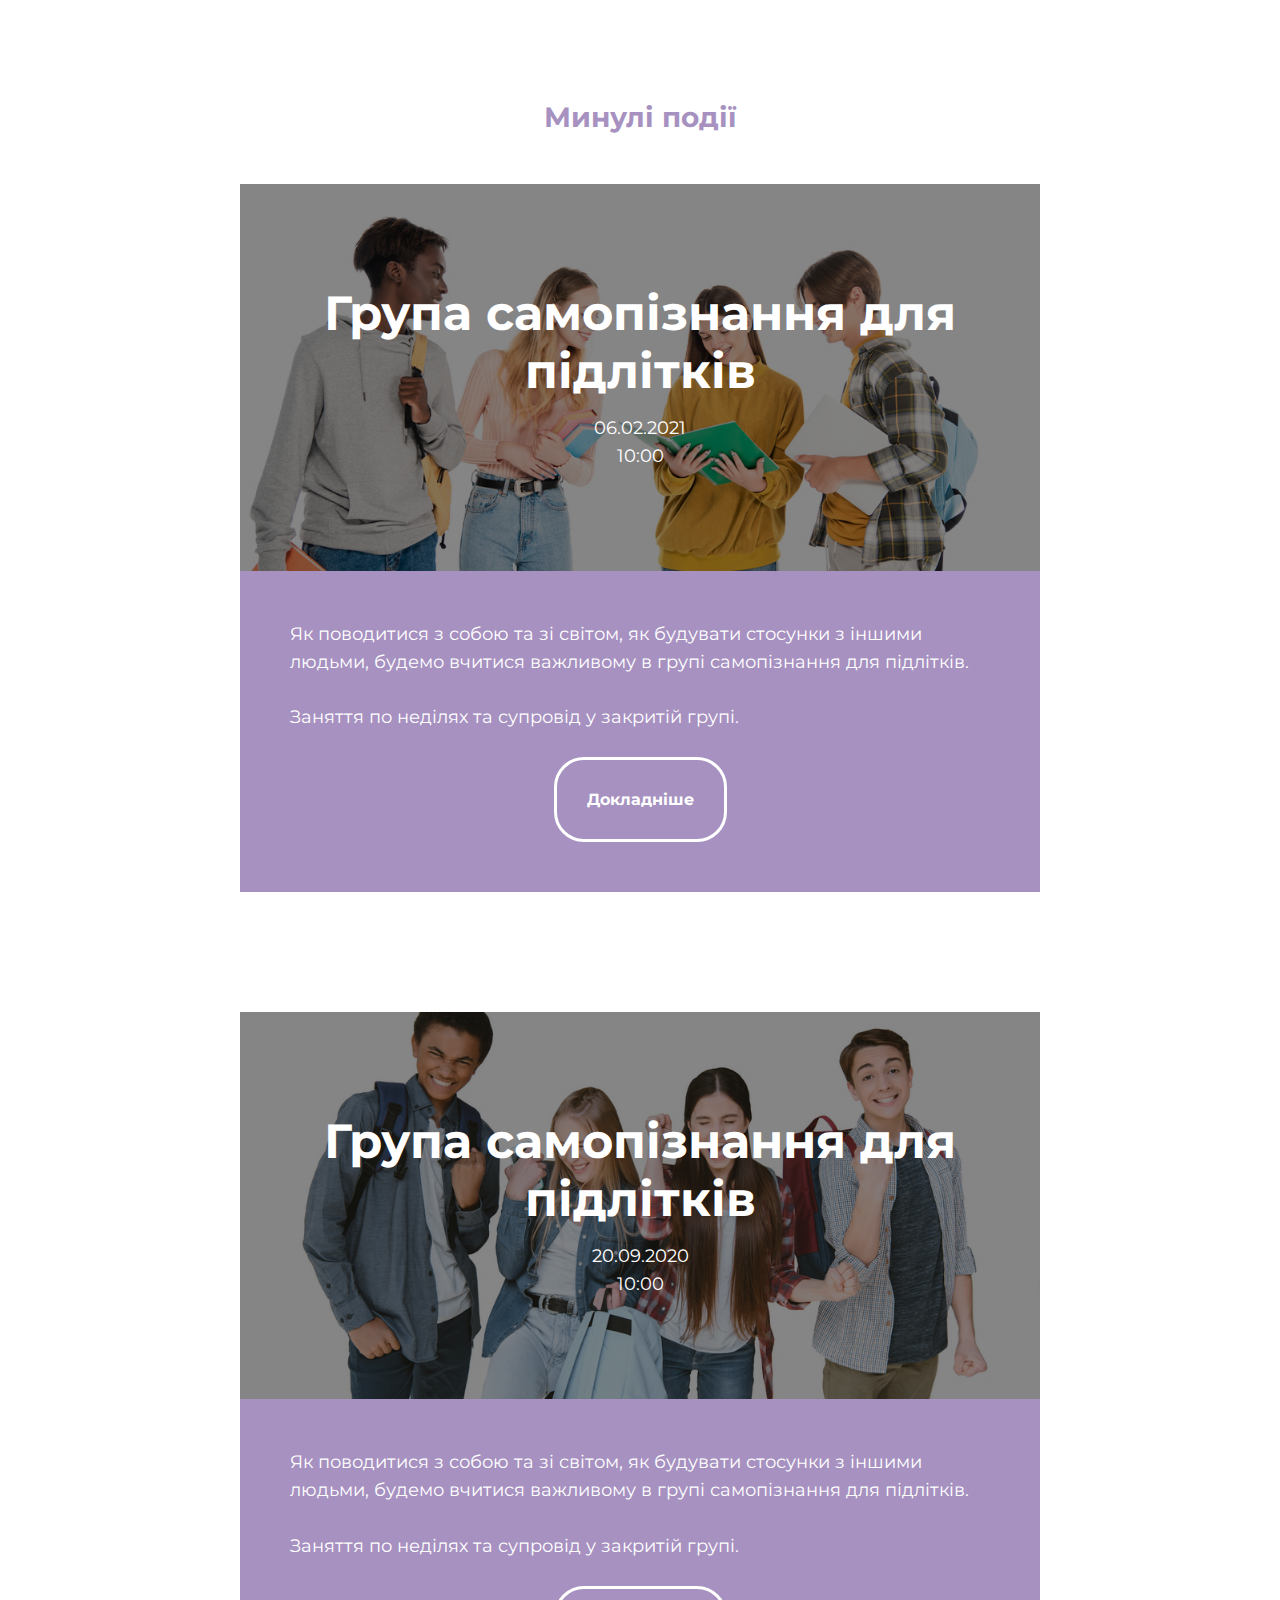
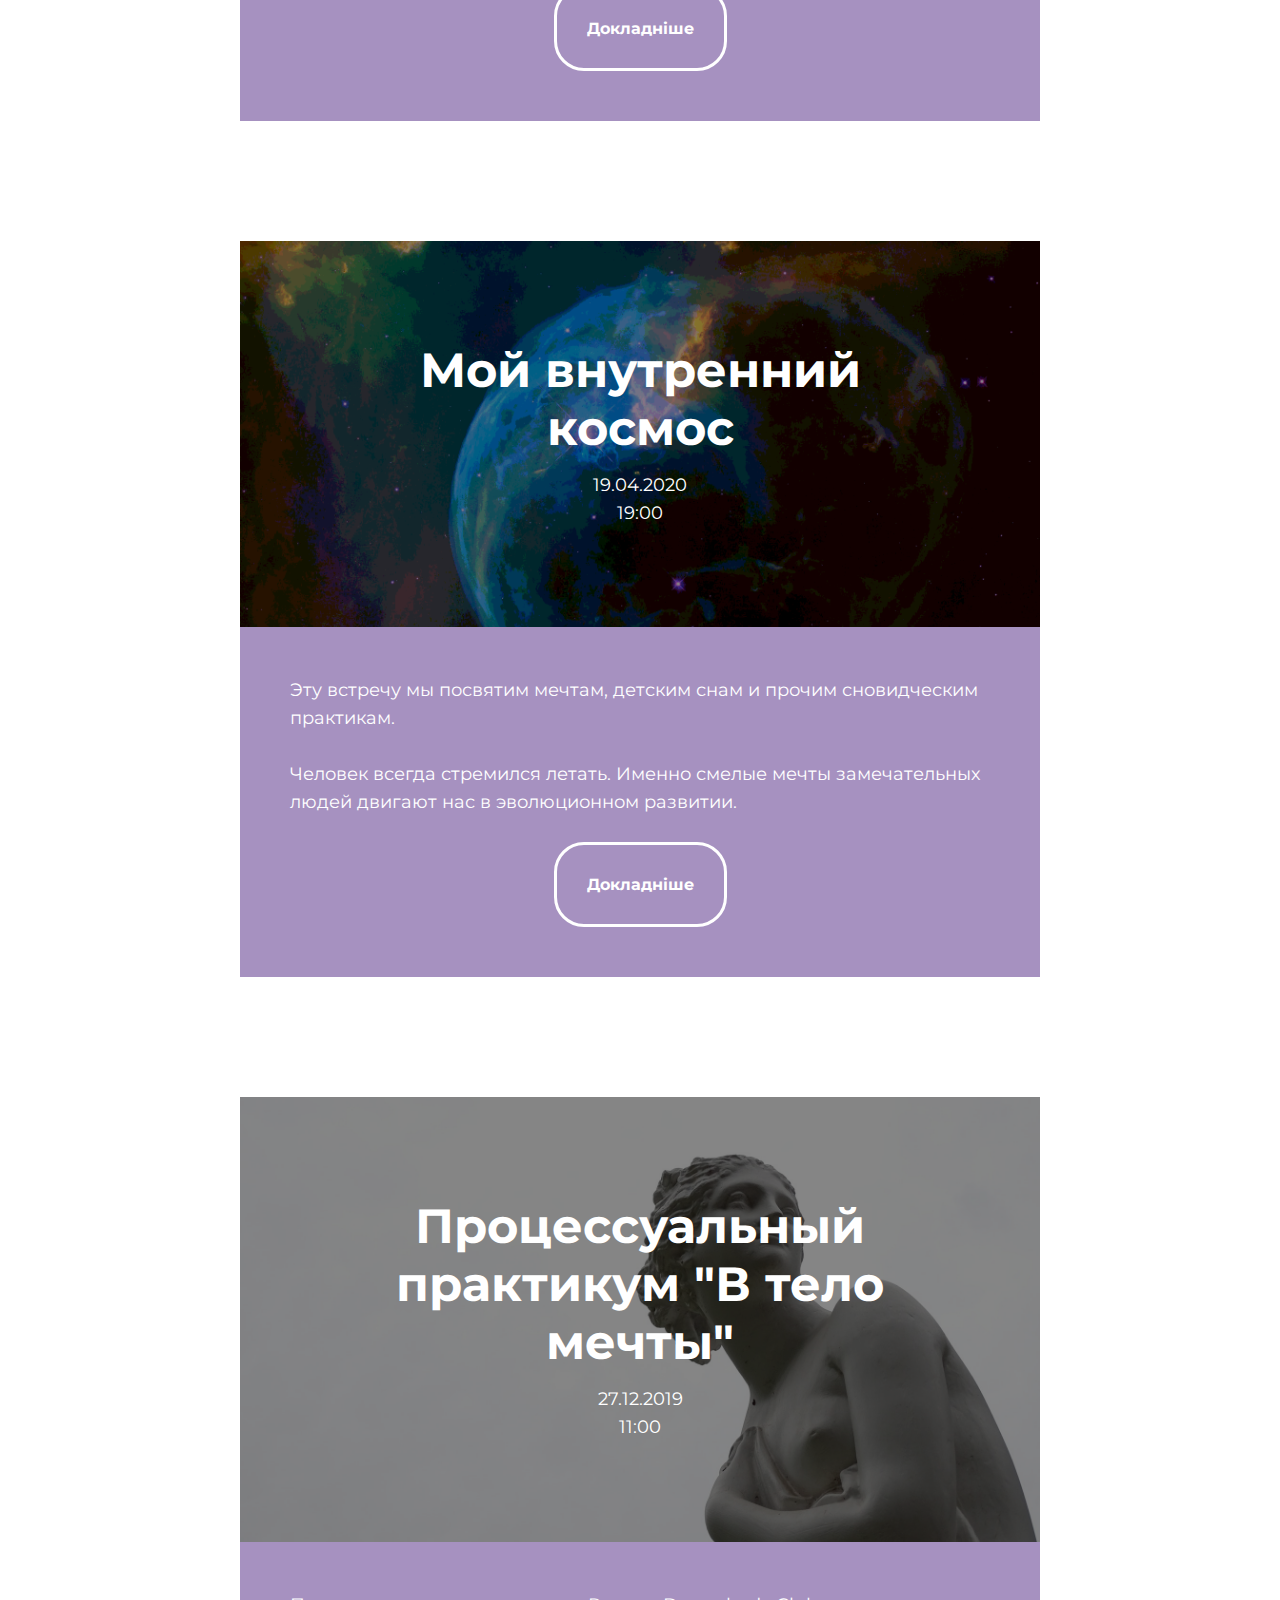
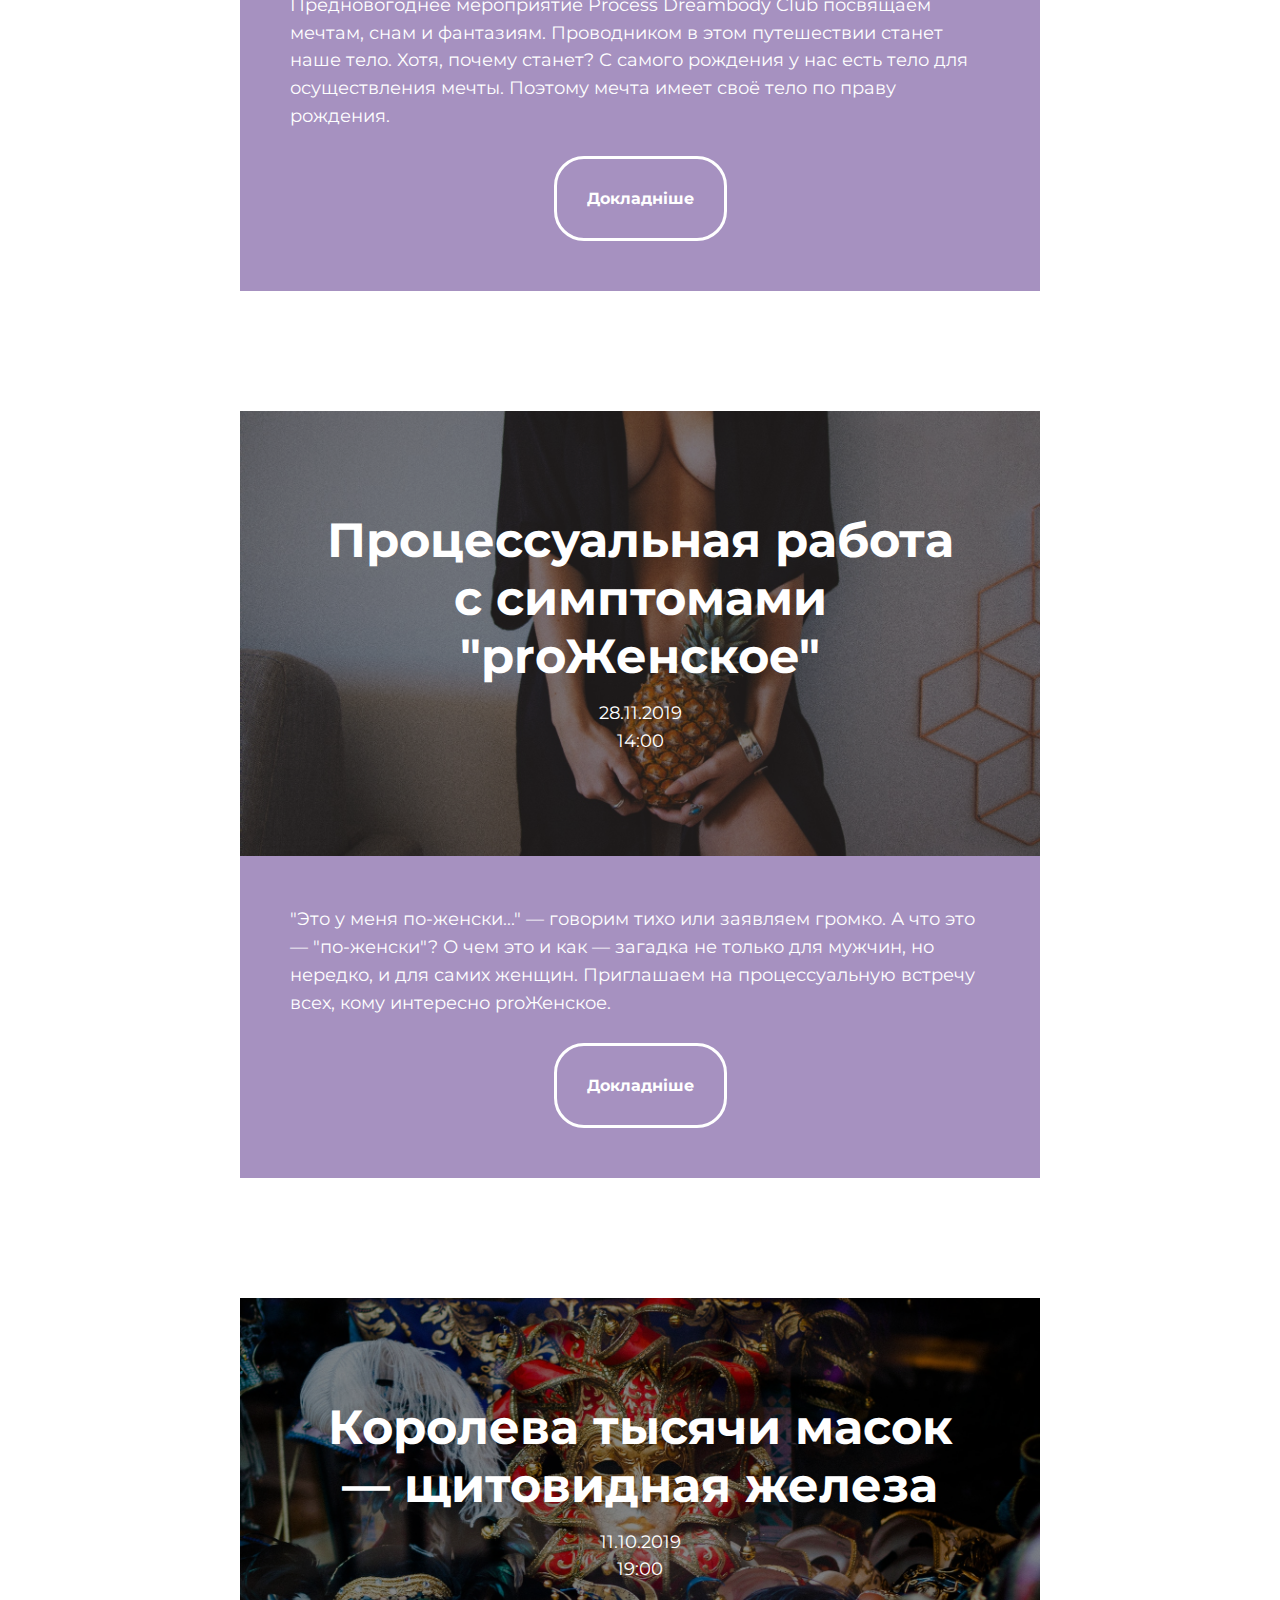
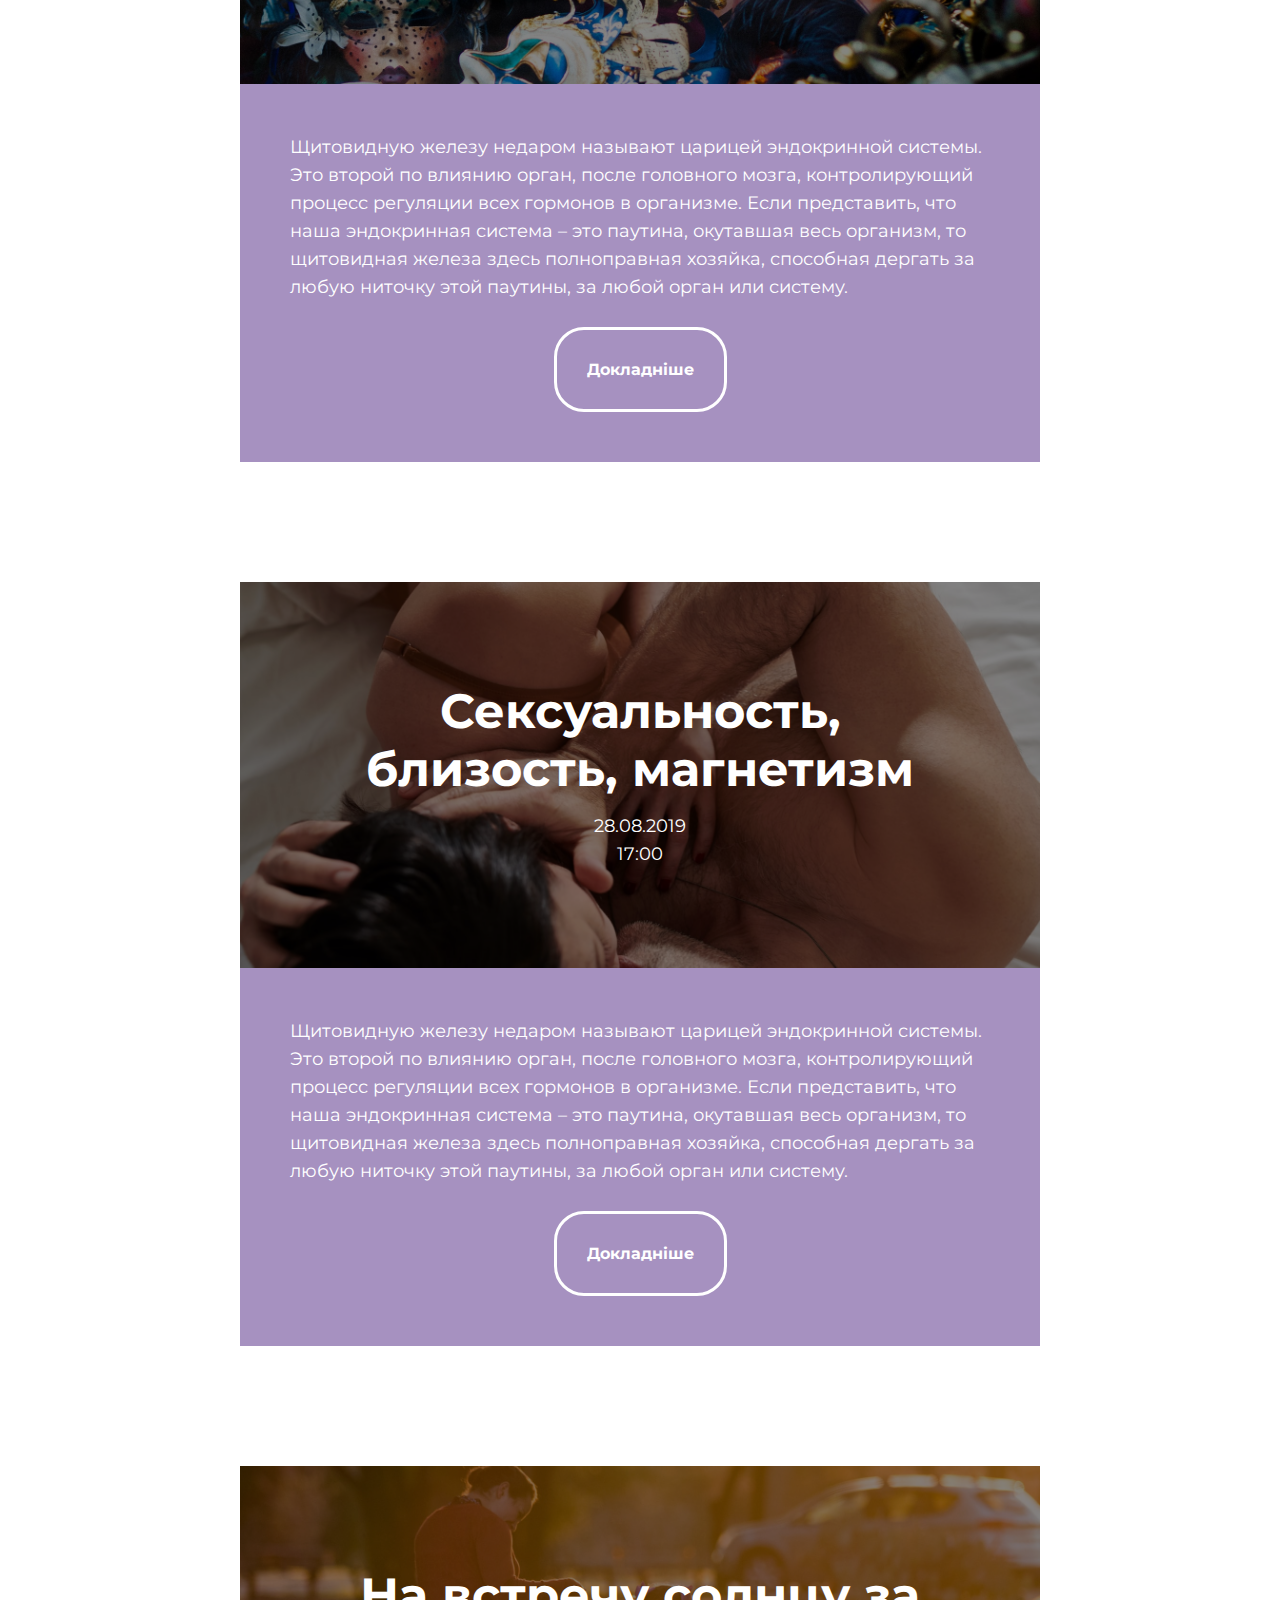
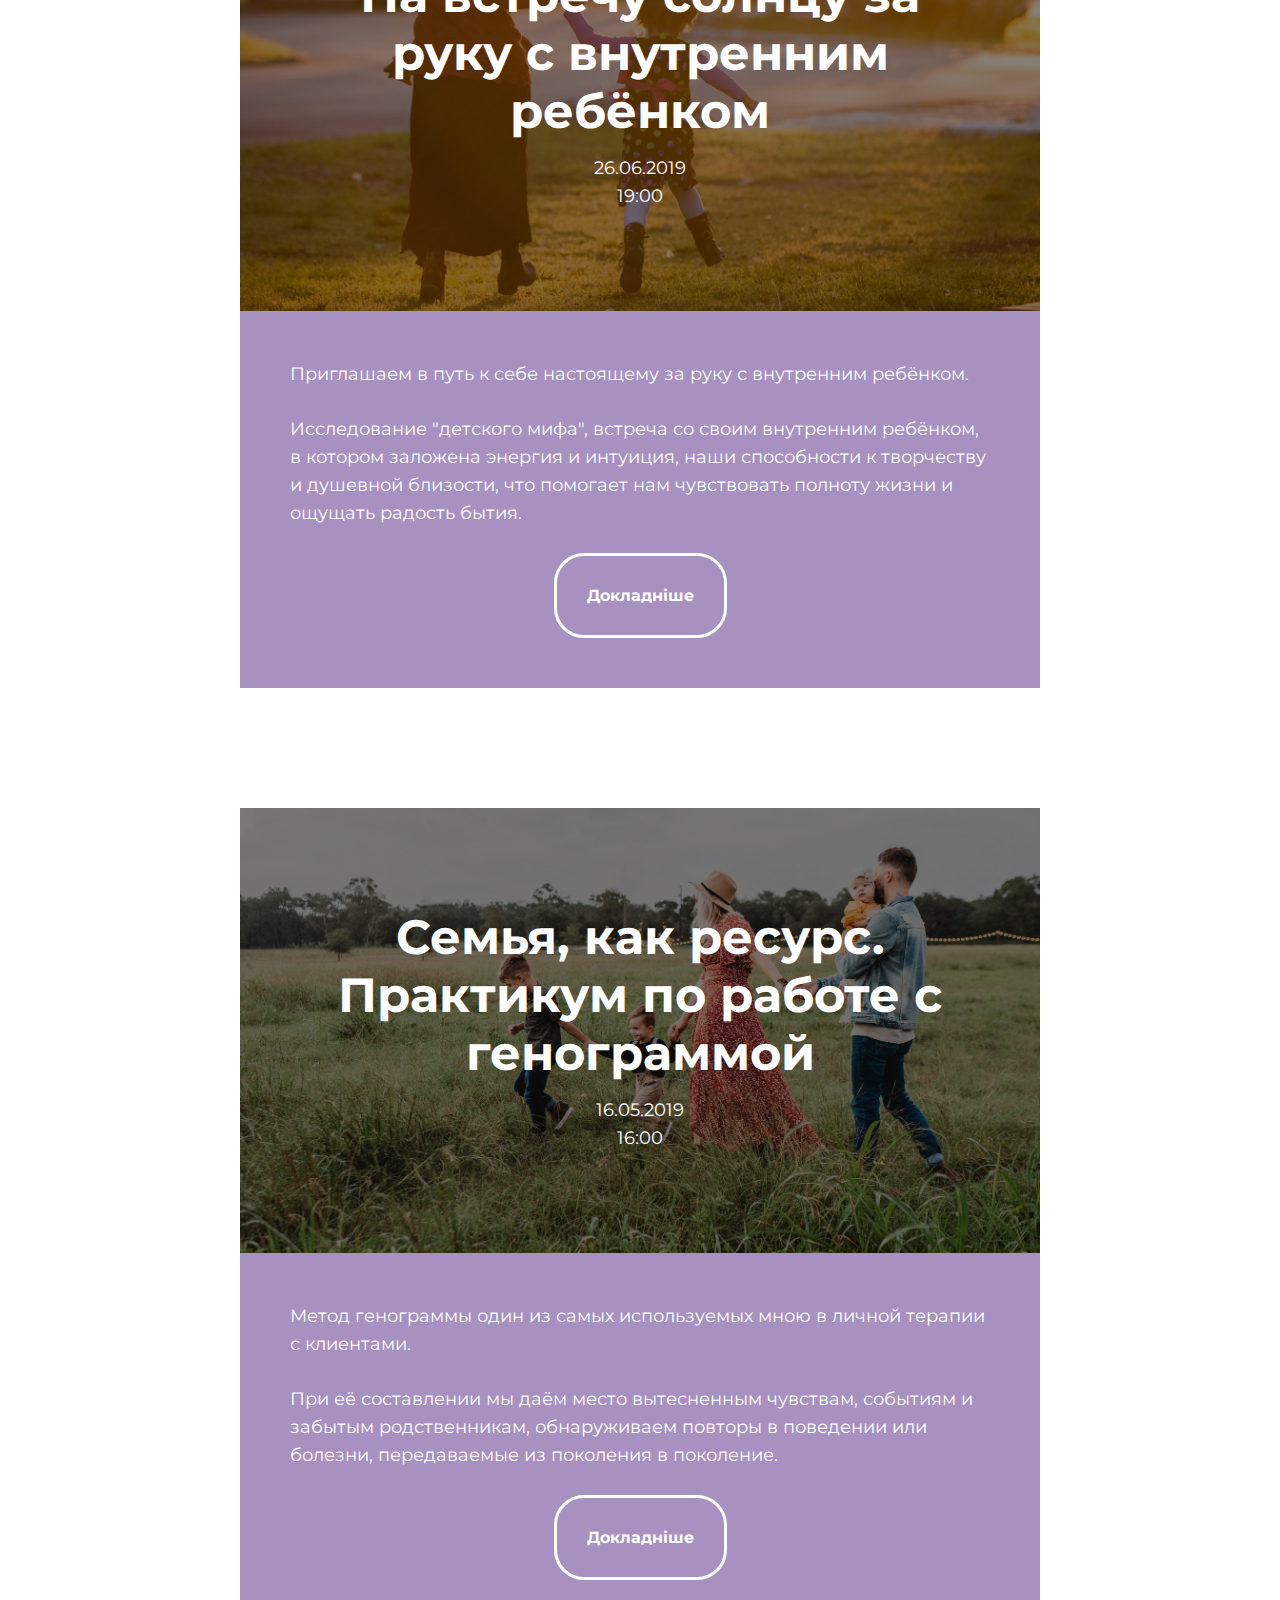
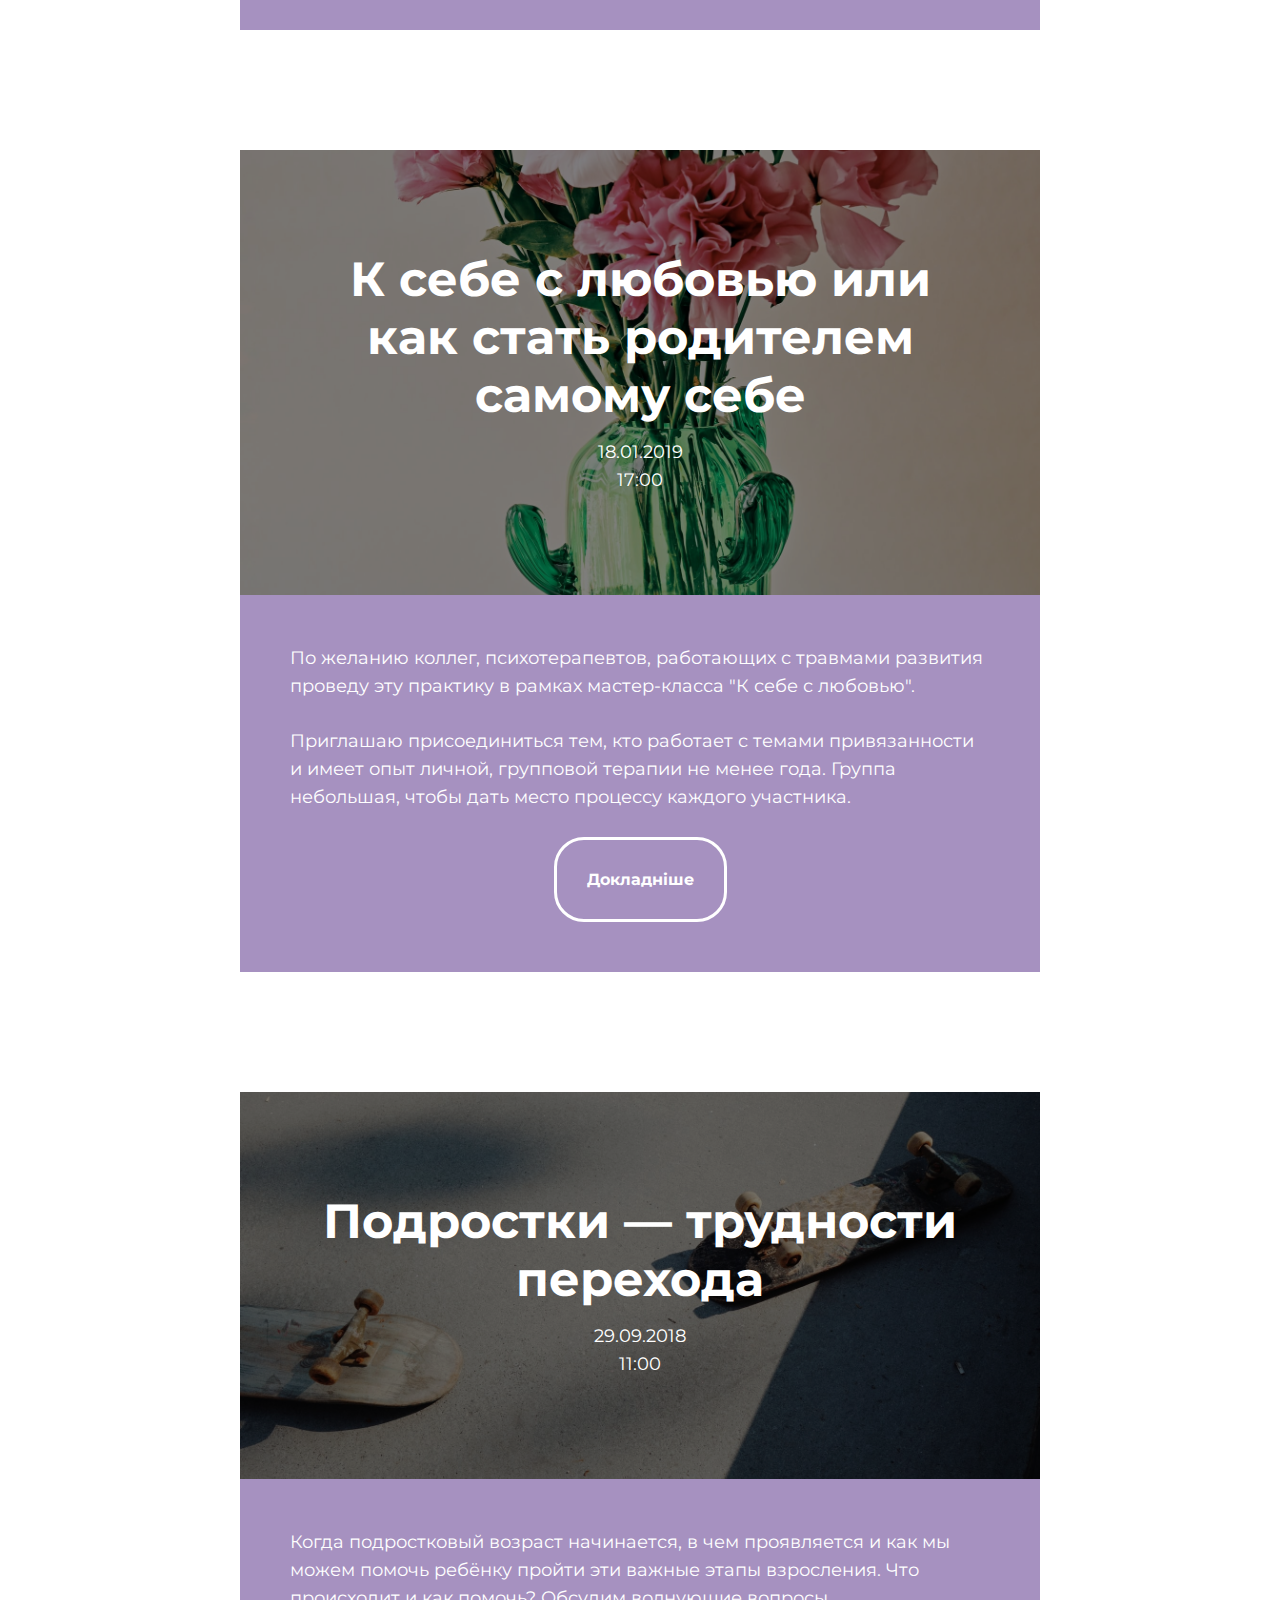
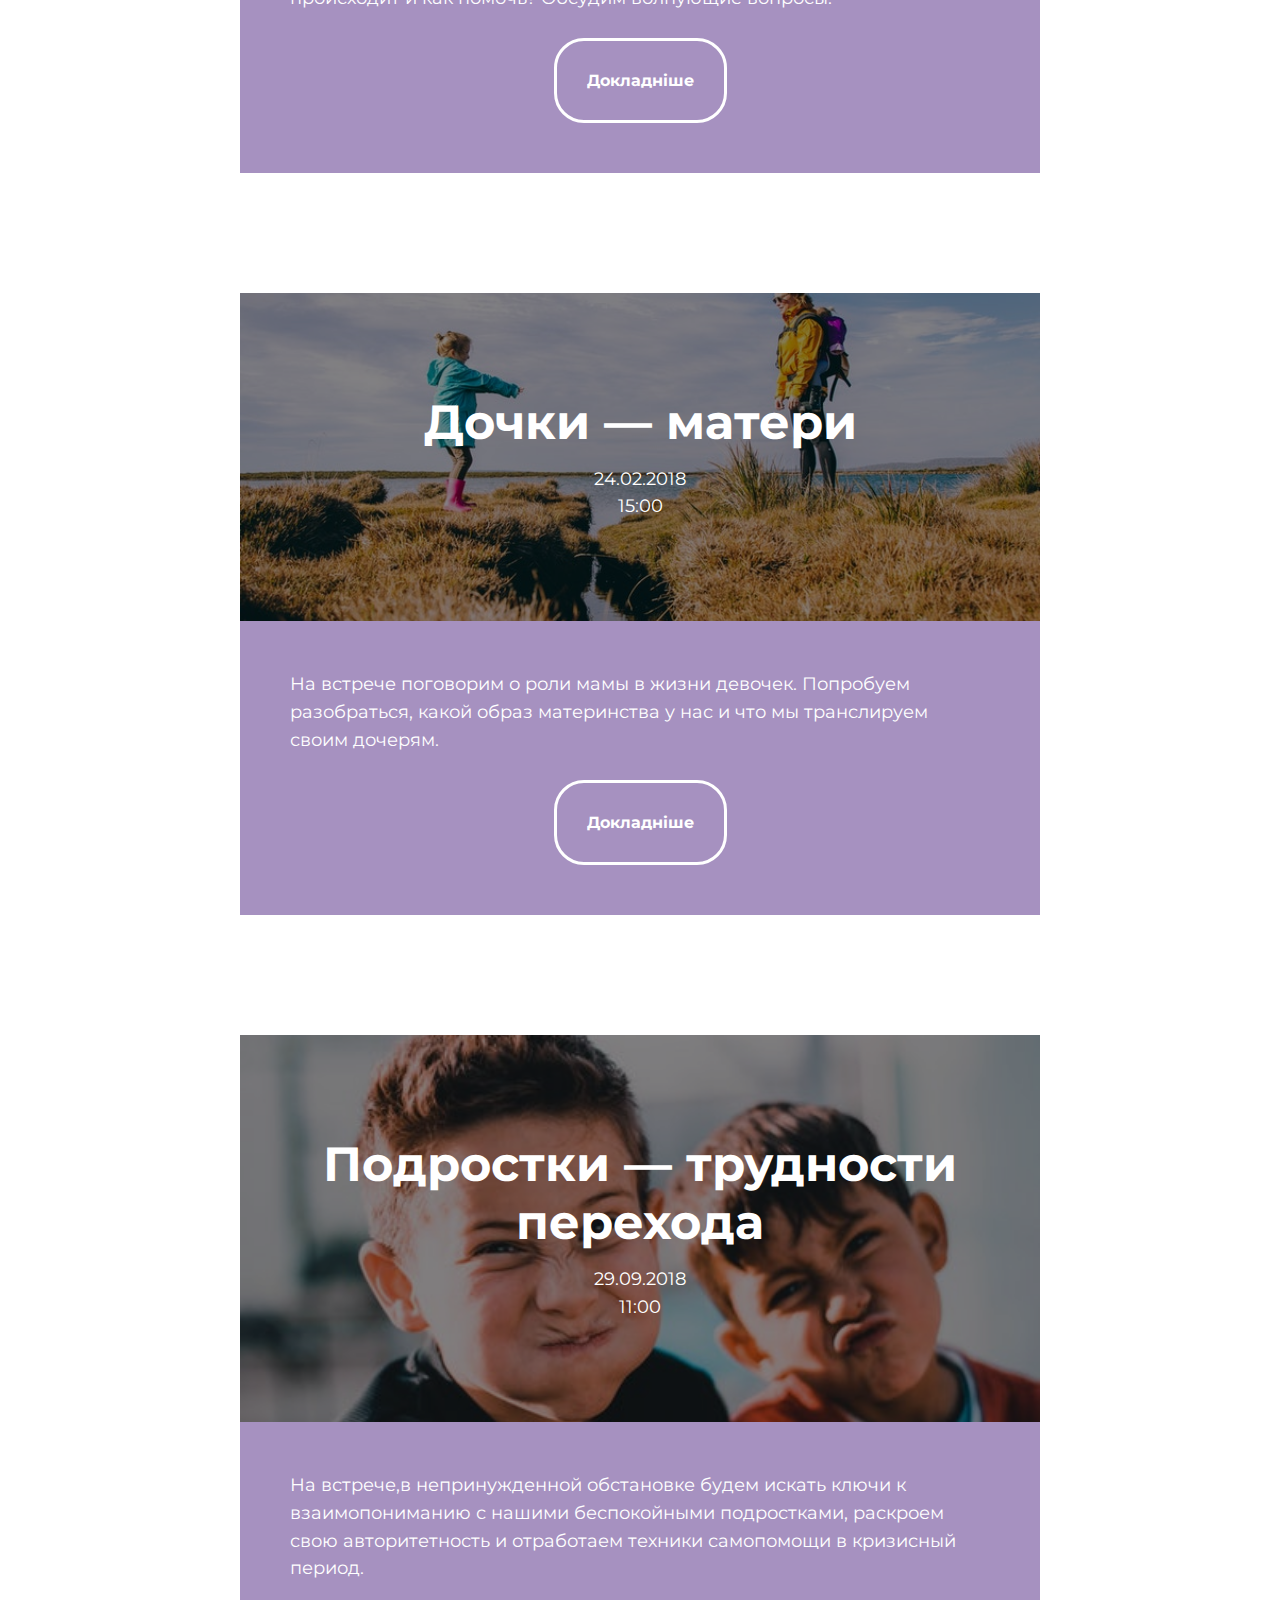
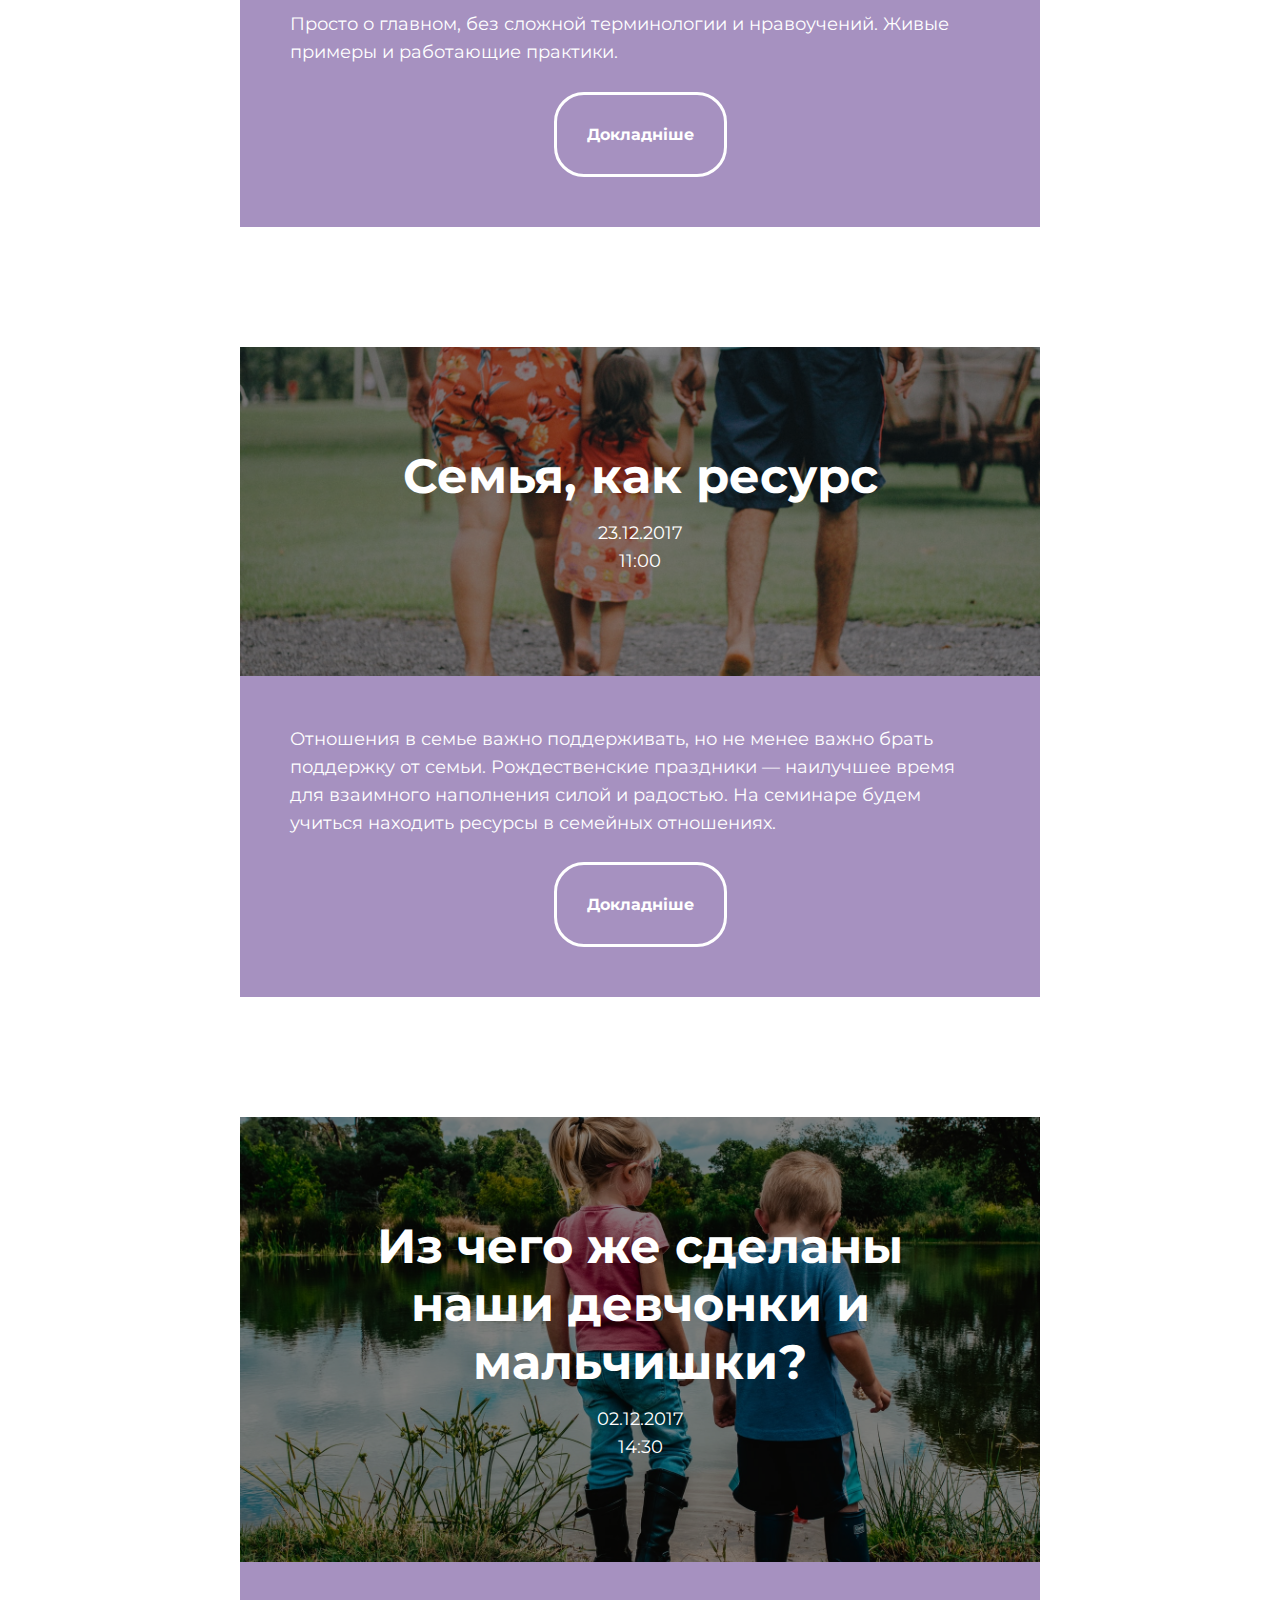
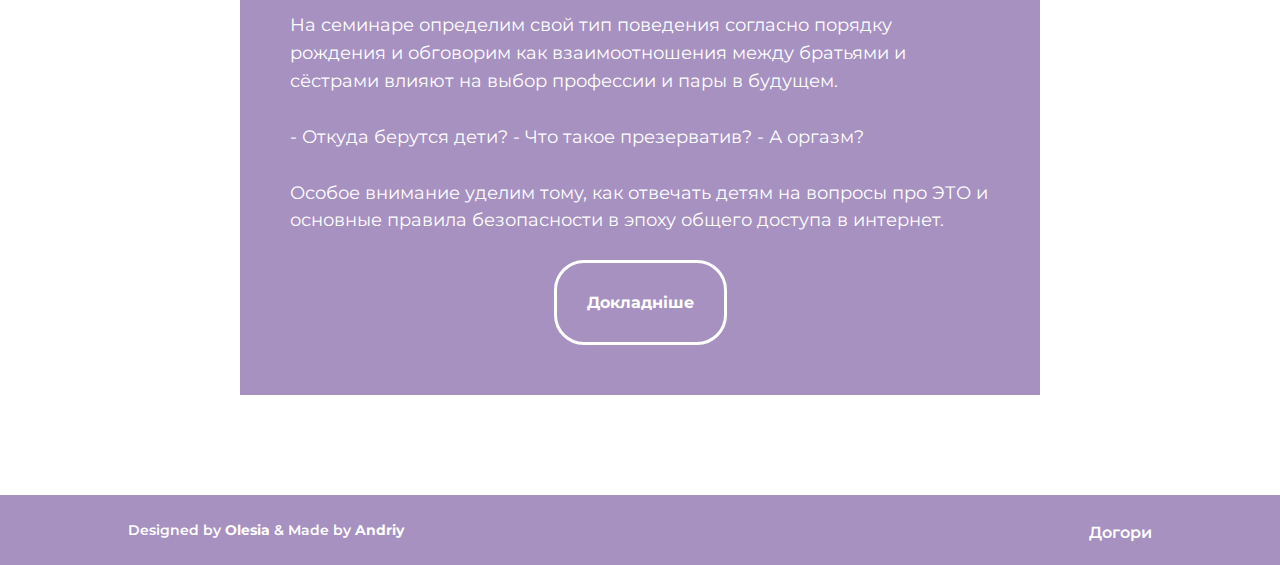
<file: html/meropryatia.html>
<!DOCTYPE html>
<html lang="uk">

<head>
	<meta charset="UTF-8">
	<meta http-equiv="X-UA-Compatible" content="IE=edge">
	<meta name="viewport" content="width=device-width, initial-scale=1.0">
	<title>Минулі події</title>
	<link rel="stylesheet" href="https://stackpath.bootstrapcdn.com/font-awesome/4.7.0/css/font-awesome.min.css"
		integrity="sha384-wvfXpqpZZVQGK6TAh5PVlGOfQNHSoD2xbE+QkPxCAFlNEevoEH3Sl0sibVcOQVnN" crossorigin="anonymous">
	<link rel="preconnect" href="https://fonts.googleapis.com">
	<link rel="preconnect" href="https://fonts.gstatic.com" crossorigin>
	<link href="https://fonts.googleapis.com/css2?family=Montserrat:wght@200;400;600;700&display=swap" rel="stylesheet">

	<link rel="stylesheet" href="../css/0.css">
	<link rel="stylesheet" href="../css/meropryatia.css">
</head>

<body>
	<div class="wrapper">
		<div class="main">
			<div class="container">
				<h1 class="headline__main" id="headline">Минулі події</h1>
				<div class="main__block">
					<div class="block__top" id="bg1">
						<div class="image-filter"></div>
						<h2 class="block__headline">Група самопізнання для підлітків</h2>
						<p class="date">06.02.2021</p>
						<p class="hour">10:00</p>
					</div>
					<div class="block_bottom">
						<p class="block__bottom-text">
							Як поводитися з собою та зі світом, як будувати стосунки з іншими людьми, будемо вчитися
							важливому в
							групі самопізнання
							для підлітків.
							<br>
							<br>
							Заняття по неділях та супровід у закритій групі.
						</p>
						<a target="_" href="../html/podrostky.html" class="block__bottom-link">
							Докладніше
							<span></span><span></span><span></span><span></span>
						</a>
					</div>
				</div>
				<div class="main__block">
					<div class="block__top" id="bg2">
						<div class="image-filter"></div>
						<h2 class="block__headline">Група самопізнання для підлітків</h2>
						<p class="date">20.09.2020</p>
						<p class="hour">10:00</p>
					</div>
					<div class="block_bottom">
						<p class="block__bottom-text">
							Як поводитися з собою та зі світом, як будувати стосунки з іншими людьми, будемо вчитися
							важливому в
							групі самопізнання
							для підлітків.
							<br>
							<br>
							Заняття по неділях та супровід у закритій групі.
						</p>
						<a target="_" href="../html/podrostky.html" class="block__bottom-link">
							Докладніше
							<span></span><span></span><span></span><span></span>
						</a>
					</div>
				</div>
				<div class="main__block">
					<div class="block__top" id="bg3">
						<div class="image-filter"></div>
						<h2 class="block__headline">Мой внутренний космос</h2>
						<p class="date">19.04.2020</p>
						<p class="hour">19:00</p>
					</div>
					<div class="block_bottom">
						<p class="block__bottom-text">
							Эту встречу мы посвятим мечтам, детским снам и прочим сновидческим практикам.
							<br>
							<br>
							Человек всегда стремился летать. Именно смелые мечты замечательных людей двигают нас в
							эволюционном
							развитии.
						</p>
						<a target="_" href="https://www.facebook.com/events/600404083886856/"
							class="block__bottom-link">
							Докладніше
							<span></span><span></span><span></span><span></span>
						</a>
					</div>
				</div>
				<div class="main__block">
					<div class="block__top" id="bg4">
						<div class="image-filter"></div>
						<h2 class="block__headline">Процессуальный практикум "В тело мечты"</h2>
						<p class="date">27.12.2019</p>
						<p class="hour">11:00</p>
					</div>
					<div class="block_bottom">
						<p class="block__bottom-text">
							Предновогоднее мероприятие Process Dreambody Club посвящаем мечтам, снам и фантазиям.
							Проводником в
							этом путешествии
							станет наше тело. Хотя, почему станет? С самого рождения у нас есть тело для осуществления
							мечты.
							Поэтому мечта имеет
							своё тело по праву рождения.
						</p>
						<a target="_" href="https://www.facebook.com/events/533685013955400/"
							class="block__bottom-link">
							Докладніше
							<span></span><span></span><span></span><span></span>
						</a>
					</div>
				</div>
				<div class="main__block">
					<div class="block__top" id="bg5">
						<div class="image-filter"></div>
						<h2 class="block__headline">Процессуальная работа с симптомами "prоЖенское"</h2>
						<p class="date">28.11.2019</p>
						<p class="hour">14:00</p>
					</div>
					<div class="block_bottom">
						<p class="block__bottom-text">
							"Это у меня по-женски..." — говорим тихо или заявляем громко. А что это — "по-женски"? О чем
							это и
							как — загадка не
							только для мужчин, но нередко, и для самих женщин. Приглашаем на процессуальную встречу
							всех, кому
							интересно proЖенское.
						</p>
						<a target="_" href="https://www.facebook.com/events/427308621537913/"
							class="block__bottom-link">
							Докладніше
							<span></span><span></span><span></span><span></span>
						</a>
					</div>
				</div>
				<div class="main__block">
					<div class="block__top" id="bg7">
						<div class="image-filter"></div>
						<h2 class="block__headline">Королева тысячи масок — щитовидная железа</h2>
						<p class="date">11.10.2019</p>
						<p class="hour">19:00</p>
					</div>
					<div class="block_bottom">
						<p class="block__bottom-text">
							Щитовидную железу недаром называют царицей эндокринной системы. Это второй по влиянию орган,
							после
							головного мозга,
							контролирующий процесс регуляции всех гормонов в организме. Если представить, что наша
							эндокринная
							система – это
							паутина, окутавшая весь организм, то щитовидная железа здесь полноправная хозяйка, способная
							дергать за любую ниточку
							этой паутины, за любой орган или систему.
						</p>
						<a target="_" href="https://www.facebook.com/events/2386246951593993/"
							class="block__bottom-link">
							Докладніше
							<span></span><span></span><span></span><span></span>
						</a>
					</div>
				</div>
				<div class="main__block">
					<div class="block__top" id="bg8">
						<div class="image-filter"></div>
						<h2 class="block__headline">Сексуальность, близость, магнетизм</h2>
						<p class="date">28.08.2019</p>
						<p class="hour">17:00</p>
					</div>
					<div class="block_bottom">
						<p class="block__bottom-text">
							Щитовидную железу недаром называют царицей эндокринной системы. Это второй по влиянию орган,
							после
							головного мозга,
							контролирующий процесс регуляции всех гормонов в организме. Если представить, что наша
							эндокринная
							система – это
							паутина, окутавшая весь организм, то щитовидная железа здесь полноправная хозяйка, способная
							дергать за любую ниточку
							этой паутины, за любой орган или систему.
						</p>
						<a target="_" href="https://www.facebook.com/events/429924154294204/"
							class="block__bottom-link">
							Докладніше
							<span></span><span></span><span></span><span></span>
						</a>
					</div>
				</div>
				<div class="main__block">
					<div class="block__top" id="bg9">
						<div class="image-filter"></div>
						<h2 class="block__headline">На встречу солнцу за руку с внутренним ребёнком</h2>
						<p class="date">26.06.2019</p>
						<p class="hour">19:00</p>
					</div>
					<div class="block_bottom">
						<p class="block__bottom-text">
							Приглашаем в путь к себе настоящему за руку с внутренним ребёнком.
							<br>
							<br>
							Исследование "детского мифа", встреча со своим внутренним ребёнком, в котором заложена
							энергия и
							интуиция, наши
							способности к творчеству и душевной близости, что помогает нам чувствовать полноту жизни и
							ощущать
							радость бытия.
						</p>
						<a target="_" href="https://www.facebook.com/events/1113041455570850/"
							class="block__bottom-link">
							Докладніше
							<span></span><span></span><span></span><span></span>
						</a>
					</div>
				</div>
				<div class="main__block">
					<div class="block__top" id="bg10">
						<div class="image-filter"></div>
						<h2 class="block__headline">Семья, как ресурс. Практикум по работе с генограммой</h2>
						<p class="date">16.05.2019</p>
						<p class="hour">16:00</p>
					</div>
					<div class="block_bottom">
						<p class="block__bottom-text">
							Метод генограммы один из самых используемых мною в личной терапии с клиентами.
							<br>
							<br>
							При её составлении мы даём место вытесненным чувствам, событиям и забытым родственникам,
							обнаруживаем повторы в
							поведении или болезни, передаваемые из поколения в поколение.
						</p>
						<a target="_" href="https://www.facebook.com/events/2631693946904270/"
							class="block__bottom-link">
							Докладніше
							<span></span><span></span><span></span><span></span>
						</a>
					</div>
				</div>
				<div class="main__block">
					<div class="block__top" id="bg11">
						<div class="image-filter"></div>
						<h2 class="block__headline">К себе с любовью или как стать родителем самому себе</h2>
						<p class="date">18.01.2019</p>
						<p class="hour">17:00</p>
					</div>
					<div class="block_bottom">
						<p class="block__bottom-text">
							По желанию коллег, психотерапевтов, работающих с травмами развития проведу эту практику в
							рамках
							мастер-класса "К себе с
							любовью".
							<br>
							<br>
							Приглашаю присоединиться тем, кто работает с темами привязанности и имеет опыт личной,
							групповой
							терапии не менее года.
							Группа небольшая, чтобы дать место процессу каждого участника.
						</p>
						<a target="_" href="https://www.facebook.com/events/258826928121219/"
							class="block__bottom-link">
							Докладніше
							<span></span><span></span><span></span><span></span>
						</a>
					</div>
				</div>
				<div class="main__block">
					<div class="block__top" id="bg12">
						<div class="image-filter"></div>
						<h2 class="block__headline">Подростки — трудности перехода</h2>
						<p class="date">29.09.2018</p>
						<p class="hour">11:00</p>
					</div>
					<div class="block_bottom">
						<p class="block__bottom-text">
							Когда подростковый возраст начинается, в чем проявляется и как мы можем помочь ребёнку
							пройти эти
							важные этапы
							взросления. Что происходит и как помочь? Обсудим волнующие вопросы.
						</p>
						<a target="_" href="https://www.facebook.com/events/2054977734552319/"
							class="block__bottom-link">
							Докладніше
							<span></span><span></span><span></span><span></span>
						</a>
					</div>
				</div>
				<div class="main__block">
					<div class="block__top" id="bg13">
						<div class="image-filter"></div>
						<h2 class="block__headline">Дочки — матери</h2>
						<p class="date">24.02.2018</p>
						<p class="hour">15:00</p>
					</div>
					<div class="block_bottom">
						<p class="block__bottom-text">
							На встрече поговорим о роли мамы в жизни девочек. Попробуем разобраться, какой образ
							материнства у
							нас и что мы
							транслируем своим дочерям.
						</p>
						<a target="_" href="https://www.facebook.com/events/1777721395635320/"
							class="block__bottom-link">
							Докладніше
							<span></span><span></span><span></span><span></span>
						</a>
					</div>
				</div>
				<div class="main__block">
					<div class="block__top" id="bg14">
						<div class="image-filter"></div>
						<h2 class="block__headline">Подростки — трудности перехода</h2>
						<p class="date">29.09.2018</p>
						<p class="hour">11:00</p>
					</div>
					<div class="block_bottom">
						<p class="block__bottom-text">
							На встрече,в непринужденной обстановке будем искать ключи к взаимопониманию с нашими
							беспокойными
							подростками, раскроем
							свою авторитетность и отработаем техники самопомощи в кризисный период.
							<br>
							<br>
							Просто о главном, без сложной терминологии и нравоучений. Живые примеры и работающие
							практики.
						</p>
						<a target="_" href="https://www.facebook.com/events/1766871960049581/"
							class="block__bottom-link">
							Докладніше
							<span></span><span></span><span></span><span></span>
						</a>
					</div>
				</div>
				<div class="main__block">
					<div class="block__top" id="bg15">
						<div class="image-filter"></div>
						<h2 class="block__headline">Семья, как ресурс</h2>
						<p class="date">23.12.2017</p>
						<p class="hour">11:00</p>
					</div>
					<div class="block_bottom">
						<p class="block__bottom-text">
							Отношения в семье важно поддерживать, но не менее важно брать поддержку от семьи.
							Рождественские
							праздники — наилучшее
							время для взаимного наполнения силой и радостью. На семинаре будем учиться находить ресурсы
							в
							семейных отношениях.
						</p>
						<a target="_" href="https://www.facebook.com/events/556070141392604/"
							class="block__bottom-link">
							Докладніше
							<span></span><span></span><span></span><span></span>
						</a>
					</div>
				</div>
				<div class="main__block">
					<div class="block__top" id="bg16">
						<div class="image-filter"></div>
						<h2 class="block__headline">Из чего же сделаны наши девчонки и мальчишки?</h2>
						<p class="date">02.12.2017</p>
						<p class="hour">14:30</p>
					</div>
					<div class="block_bottom">
						<p class="block__bottom-text">
							На семинаре определим свой тип поведения согласно порядку рождения и обговорим как
							взаимоотношения
							между братьями и
							сёстрами влияют на выбор профессии и пары в будущем.
							<br>
							<br>
							- Откуда берутся дети?
							- Что такое презерватив?
							- А оргазм?
							<br>
							<br>
							Особое внимание уделим тому, как отвечать детям на вопросы про ЭТО и основные правила
							безопасности
							в эпоху общего
							доступа в интернет.
						</p>
						<a target="_" href="https://www.facebook.com/events/291345318031612/"
							class="block__bottom-link">
							Докладніше
							<span></span><span></span><span></span><span></span>
						</a>
					</div>
				</div>
			</div>
		</div>
		<footer class="footer">
			<div class="footer__creators">
				<p class="footer__paragraph">
					Designed by
					<a href="https://www.instagram.com/ollesiak/" target="_" class="creator">Olesia</a>
					& Made by
					<a href="https://www.instagram.com/this_is_kolesya/" target="_" class="creator">Andriy</a>
				</p>
			</div>
			<div class="footer__linkup">
				<a href="#headline" class="linkup__text">Догори<span></span></a>
			</div>
		</footer>
	</div>

</body>

</html>
</file>
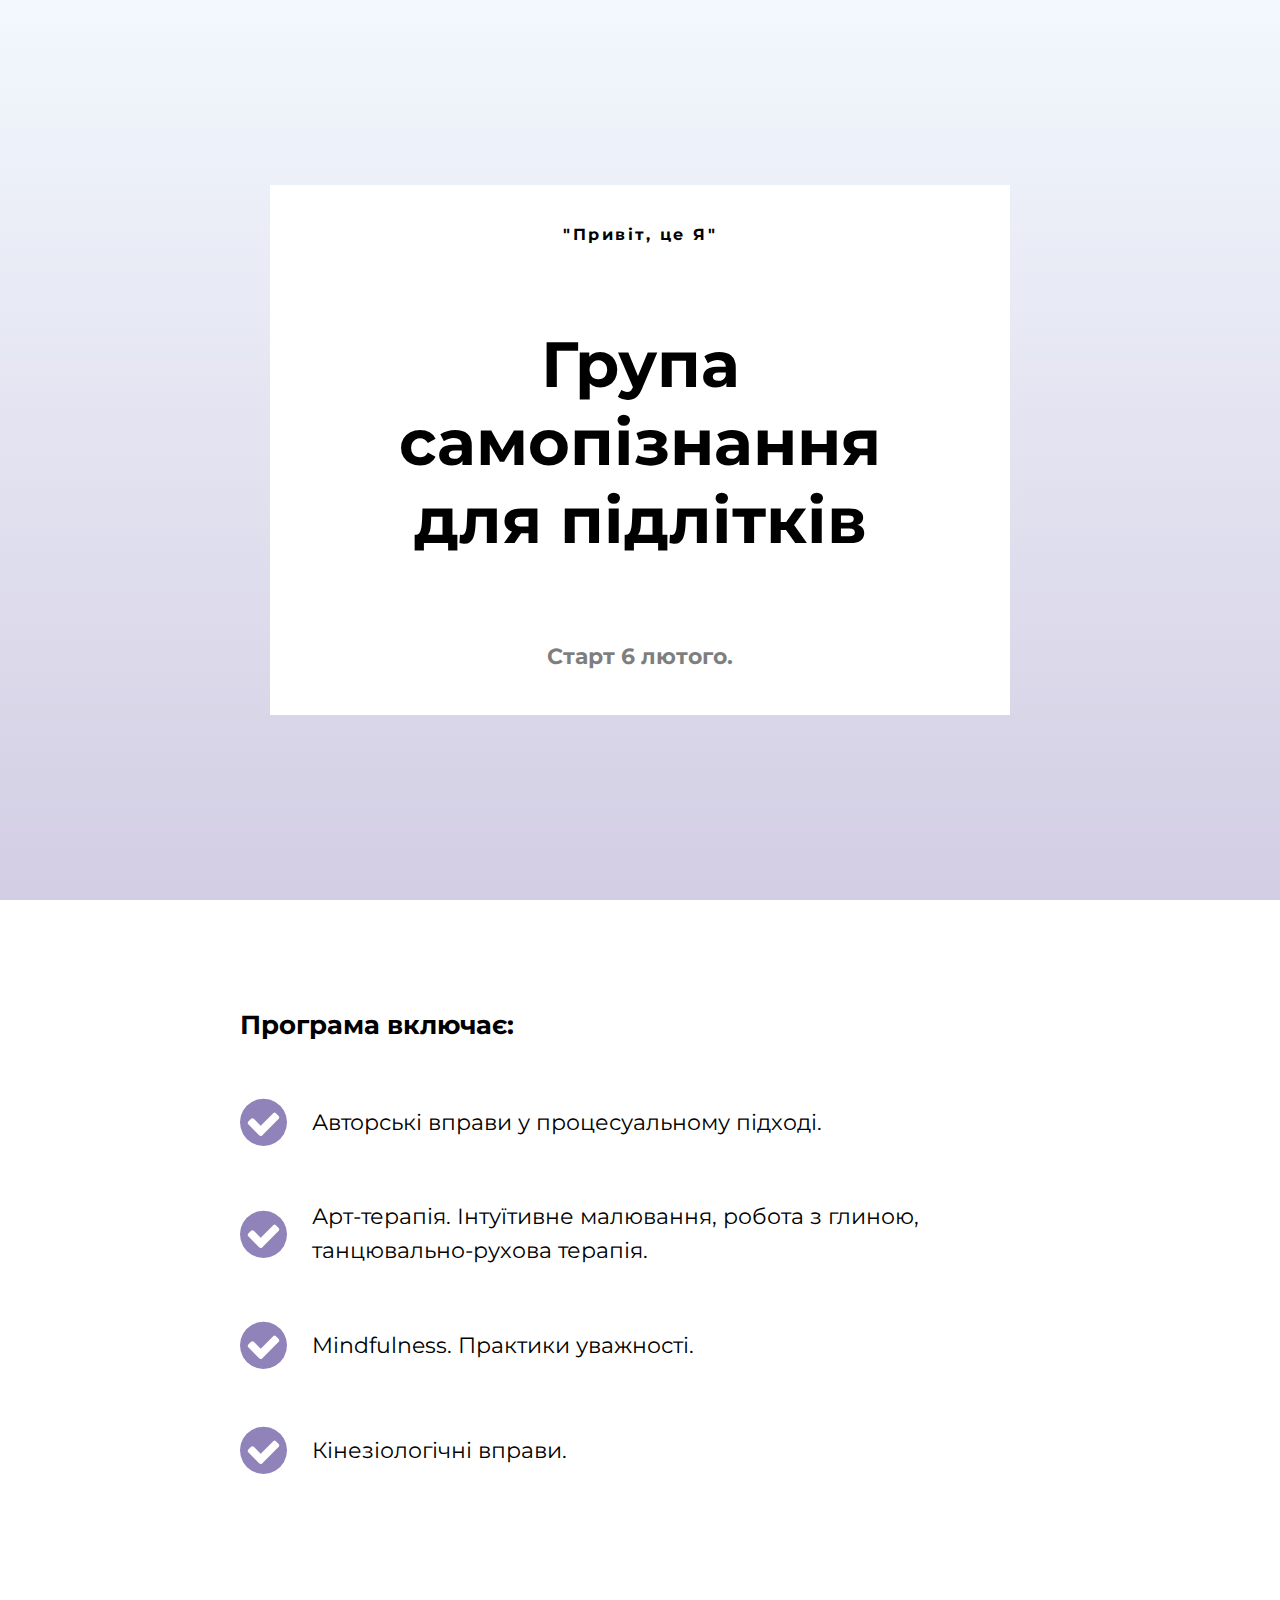
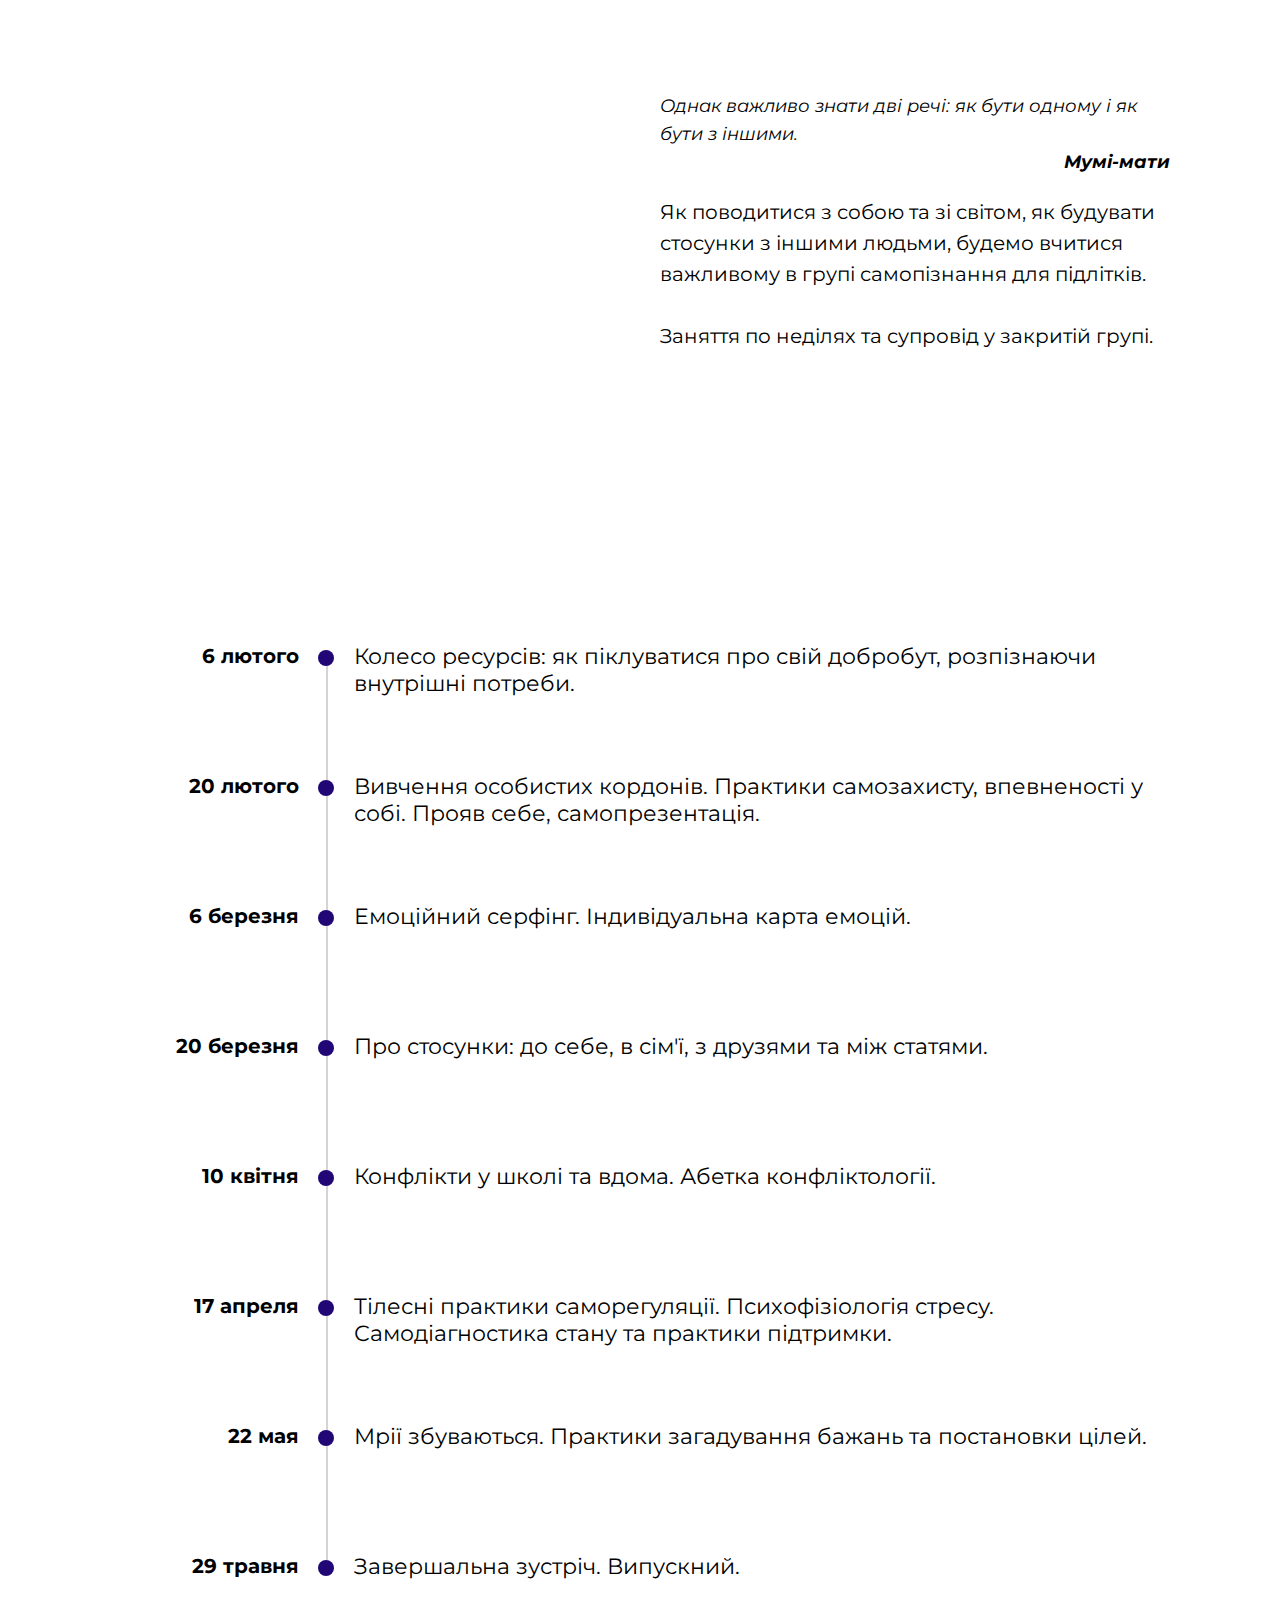
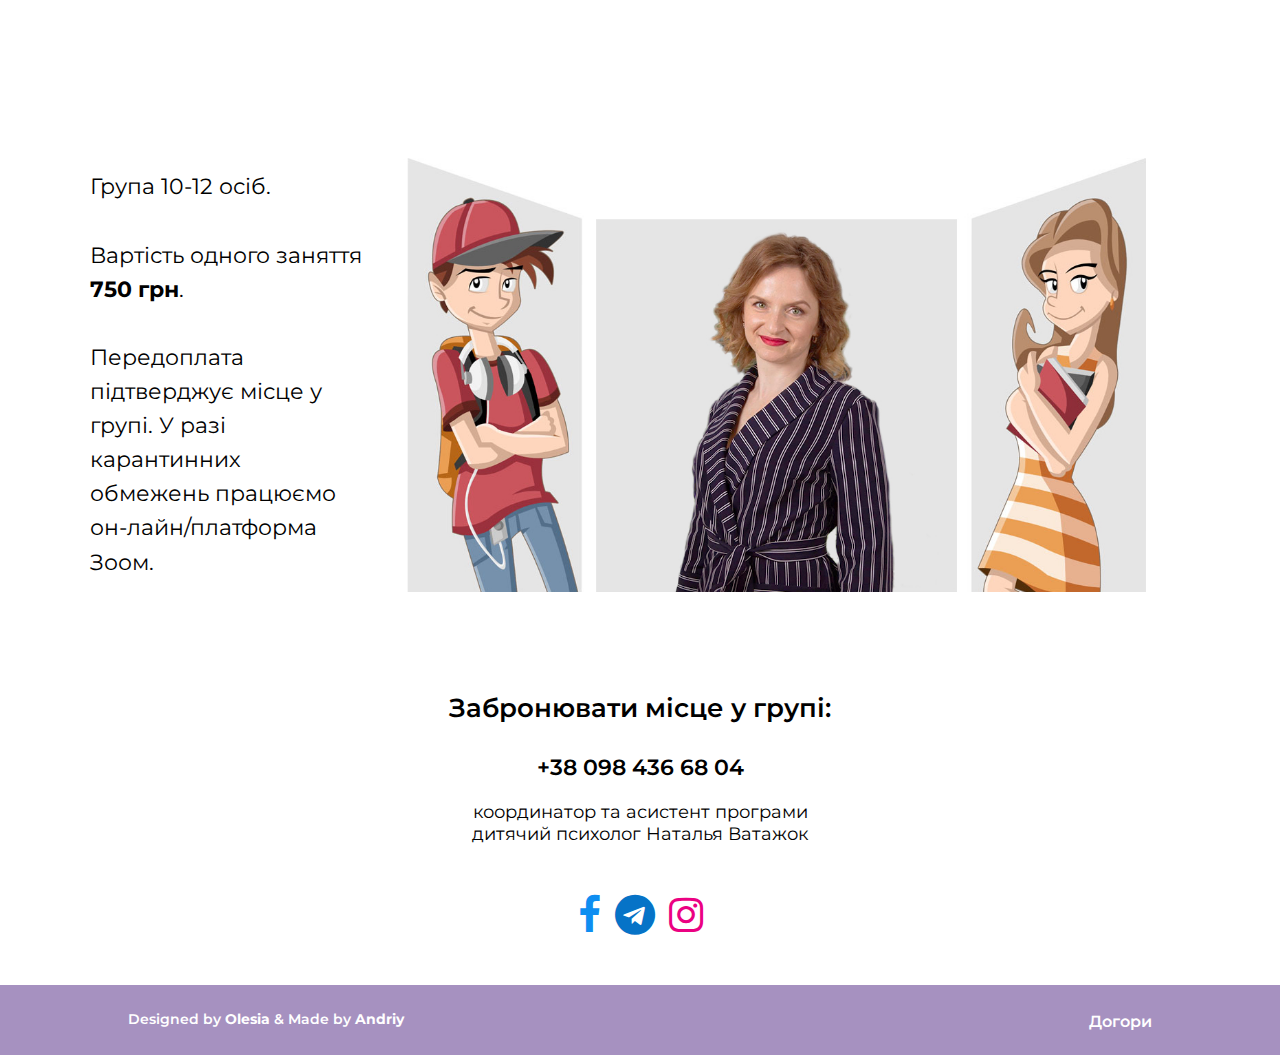
<file: html/podrostky.html>
<!DOCTYPE html>
<html lang="en">

<head>
	<meta charset="UTF-8">
	<meta http-equiv="X-UA-Compatible" content="IE=edge">
	<meta name="viewport" content="width=device-width, initial-scale=1.0">
	<meta http-equiv="Cache-Control" content="no-cache, no-store, must-revalidate" />
    <meta http-equiv="Pragma" content="no-cache" />
    <meta http-equiv="Expires" content="0" />
	<title>Група для підлітків</title>

	<link rel="stylesheet" href="https://stackpath.bootstrapcdn.com/font-awesome/4.7.0/css/font-awesome.min.css"
		integrity="sha384-wvfXpqpZZVQGK6TAh5PVlGOfQNHSoD2xbE+QkPxCAFlNEevoEH3Sl0sibVcOQVnN" crossorigin="anonymous">
	<link rel="preconnect" href="https://fonts.googleapis.com">
	<link rel="preconnect" href="https://fonts.gstatic.com" crossorigin>
	<link href="https://fonts.googleapis.com/css2?family=Montserrat:wght@200;400;600;700&display=swap" rel="stylesheet">

	<link rel="stylesheet" href="../css/0.css">
	<link rel="stylesheet" href="../css/podrosky.css">
</head>

<body>
	<div class="wrapper">
		<div class="fullscreen" id="fullscreen">
			<div class="container">
				<div class="fullscreen__introduction">
					<p class="fullscreen__greetings">"Привіт, це Я"</p>
					<h1 class="fullscreen__headline">Група самопізнання для підлітків</h1>
					<p class="fullscreen__date">Старт 6 лютого.</p>
				</div>
			</div>
		</div>
		<div class="program">
			<div class="container">
				<div class="program__content">
					<h2 class="program__headline">Програма включає:</h2>
					<div class="program__info">
						<div class="program__punkt">
							<i class="fa fa-check-circle"></i>
							<p class="program__text">Авторські вправи у процесуальному підході.</p>
						</div>
						<div class="program__punkt">
							<i class="fa fa-check-circle"></i>
							<p class="program__text">Арт-терапія. Інтуїтивне малювання, робота з глиною,
								танцювально-рухова терапія.</p>
						</div>
						<div class="program__punkt">
							<i class="fa fa-check-circle"></i>
							<p class="program__text">Mindfulness. Практики уважності.</p>
						</div>
						<div class="program__punkt">
							<i class="fa fa-check-circle"></i>
							<p class="program__text">Кінезіологічні вправи.</p>
						</div>
					</div>
				</div>
			</div>
		</div>
		<div class="mumi">
			<div class="container2">
				<div class="mumi__content">
					<div class="mumi__block">
						<div class="mumi__quote">
							<p class="quote__text"><em>Однак важливо знати дві речі: як бути одному і як бути з
									іншими.</em></p>
							<p class="quote__author"><em>Мумі-мати</p></em>
						</div>
						<div class="mumi__text">
							Як поводитися з собою та зі світом, як будувати стосунки з іншими людьми, будемо вчитися
							важливому в
							групі самопізнання
							для підлітків.
							<br>
							<br>
							Заняття по неділях та супровід у закритій групі.
						</div>
					</div>
				</div>
			</div>
		</div>
		<div class="schedule">
			<div class="container2">
				<div class="schedule__content">
					<div class="schedule__block">
						<div class="schedule__date">6 лютого</div>
						<div class="schedule__text">Колесо ресурсів: як піклуватися про свій добробут, розпізнаючи
							внутрішні потреби.</div>
					</div>
					<div class="schedule__block">
						<div class="schedule__date">20 лютого</div>
						<div class="schedule__text">Вивчення особистих кордонів. Практики самозахисту, впевненості у
							собі.
							Прояв себе, самопрезентація.</div>
					</div>
					<div class="schedule__block">
						<div class="schedule__date">6 березня</div>
						<div class="schedule__text">Емоційний серфінг. Індивідуальна карта емоцій.</div>
					</div>
					<div class="schedule__block">
						<div class="schedule__date">20 березня</div>
						<div class="schedule__text">Про стосунки: до себе, в сім'ї, з друзями та між статями.</div>
					</div>
					<div class="schedule__block">
						<div class="schedule__date">10 квітня</div>
						<div class="schedule__text">Конфлікти у школі та вдома. Абетка конфліктології.</div>
					</div>
					<div class="schedule__block">
						<div class="schedule__date">17 апреля</div>
						<div class="schedule__text">Тілесні практики саморегуляції. Психофізіологія стресу.
							Самодіагностика
							стану та практики підтримки.</div>
					</div>
					<div class="schedule__block">
						<div class="schedule__date">22 мая</div>
						<div class="schedule__text">Мрії збуваються. Практики загадування бажань та постановки цілей.
						</div>
					</div>
					<div class="schedule__block">
						<div class="schedule__date schedule__date-white">29 травня</div>
						<div class="schedule__text">Завершальна зустріч. Випускний.</div>
					</div>
				</div>
			</div>
		</div>
		<div class="info">
			<div class="container2">
				<div class="info__content">
					<div class="info__text">
						Група 10-12 осіб.
						<br>
						<br>
						Вартість одного заняття <strong>750 грн</strong>.
						<br>
						<br>
						Передоплата підтверджує місце у групі. У разі карантинних обмежень працюємо
						он-лайн/платформа
						Зоом.
					</div>
					<div class="info__image-container">
						<img src="../images/podrostky/photo.jpg" alt="Alina" class="info__image">
					</div>
				</div>
			</div>
		</div>
		<div class="kontacts">
			<div class="container">
				<div class="kontacts__content">
					<h2 class="kontacts__headline">Забронювати місце у групі:</h2>
					<a href="callto:+380984366804" class="kontacts__tel">+38 098 436 68 04</a>
					<p class="kontacts__moreinfo">
						координатор та асистент програми
						<br>
						дитячий психолог Наталья Ватажок
					</p>
					<div class="socialinfo__medias">
						<a href="https://www.facebook.com/people/Алина-Колесник/100007279984856" target="_">
							<i class="fa fa-facebook"></i>
						</a>
						<a href="https://t.me/kolisalina" target="_">
							<i class="fa fa-telegram"></i>
						</a>
						<a href="https://www.instagram.com/kolis.alina/" target="_">
							<i class="fa fa-instagram"></i>
						</a>
					</div>
				</div>

			</div>
		</div>
		<footer class="footer">
			<div class="footer__creators">
				<p class="footer__paragraph">
					Designed by
					<a href="https://www.instagram.com/ollesiak/" target="_" class="creator">Olesia</a>
					& Made by
					<a href="https://www.instagram.com/this_is_kolesya/" target="_" class="creator">Andriy</a>
				</p>
			</div>
			<div class="footer__linkup">
				<a href="#fullscreen" class="linkup__text">Догори <span></span></a>
			</div>
		</footer>
	</div>
</body>

</html>
</file>
<file: css/0.css>
/*Обнуление*/
*{
	padding: 0;
	margin: 0;
	border: 0;
}
*,*:before,*:after{
	-moz-box-sizing: border-box;
	-webkit-box-sizing: border-box;
	box-sizing: border-box;
}
:focus,:active{outline: none;}
a:focus,a:active{outline: none;}

nav,footer,header,aside{display: block;}

input,button,textarea{font-family:inherit;}

input::-ms-clear{display: none;}
button{cursor: pointer;}
button::-moz-focus-inner {padding:0;border:0;}
a, a:visited{text-decoration: none;}
a:hover{text-decoration: none;}
ul li{list-style: none;}
img{vertical-align: top;}

h1,h2,h3,h4,h5,h6{font-size:inherit;font-weight: 400;}
/*--------------------*/
</file>
<file: css/meropryatia.css>
* {
	scroll-behavior: smooth;
}

.wrapper {
	font-family: 'Montserrat', Arial, Helvetica, sans-serif;
	width: 100%;
	height: 100%;
}

.main {
	padding-top: 100px;
	width: 100%;
	height: 100%;
}

.container {
	max-width: 800px;
	margin: 0 auto;
}

.headline__main {
	color: #a691c0;
	font-size: 28px;
	line-height: 34px;
	text-align: center;
	font-weight: 700;
	margin-bottom: 50px;
}

.main__block {
	height: 100%;
	width: 100%;
	display: flex;
	flex-direction: column;
	justify-content: space-between;
	align-items: center;
	margin-bottom: 120px;
}

.main__block:nth-child(16) {
	margin-bottom: 0;
}

.block__top {
	padding: 100px 0;
	width: 100%;
	display: flex;
	justify-content: center;
	align-items: center;
	flex-direction: column;
	position: relative;
}

.image-filter {
	position: absolute;
	left: 0;
	top: 0;
	width: 100%;
	height: 100%;
	background-color: rgba(0, 0, 0, 0.479);
}

#bg1 {
	background: url(../images/meropriyatia/download1.jpg) center / cover no-repeat;
}

#bg2 {
	background: url(../images/meropriyatia/download2.jpg) center / cover no-repeat;
}

#bg3 {
	background: url(../images/meropriyatia/download3.png) center / cover no-repeat;
}

#bg4 {
	background: url(../images/meropriyatia/download4.jpg) center / cover no-repeat;
}

#bg5 {
	background: url(../images/meropriyatia/download5.jpg) center / cover no-repeat;
}

#bg6 {
	background: url(../images/meropriyatia/download6.png) center / cover no-repeat;
}

#bg7 {
	background: url(../images/meropriyatia/download7.jpg) center / cover no-repeat;
}

#bg8 {
	background: url(../images/meropriyatia/download8.jpg) center / cover no-repeat;
}

#bg9 {
	background: url(../images/meropriyatia/download9.jpg) center / cover no-repeat;
}

#bg10 {
	background: url(../images/meropriyatia/download10.jpg) center / cover no-repeat;
}

#bg11 {
	background: url(../images/meropriyatia/download11.jpg) center / cover no-repeat;
}

#bg12 {
	background: url(../images/meropriyatia/download12.jpg) center / cover no-repeat;
}

#bg13 {
	background: url(../images/meropriyatia/download13.jpg) center / cover no-repeat;
}

#bg14 {
	background: url(../images/meropriyatia/download14.jpg) center / cover no-repeat;
}

#bg15 {
	background: url(../images/meropriyatia/download15.jpg) center / cover no-repeat;
}

#bg16 {
	background: url(../images/meropriyatia/download16.jpg) center / cover no-repeat;
}

.block__headline {
	color: #ffffff;
	font-size: 48px;
	font-weight: 700;
	text-align: center;
	z-index: 2;
	width: 80%;
}

.date {
	z-index: 2;
	color: #ffffff;
	text-align: center;
	font-size: 18px;
	line-height: 1.55;
	margin-top: 15px;
}

.hour {
	z-index: 2;
	text-align: center;
	color: #ffffff;
	font-size: 18px;
	line-height: 1.55;
}

.block_bottom {
	width: 100%;
	padding: 50px;
	background-color: #a691c0;
	display: flex;
	justify-content: center;
	align-items: center;
	flex-direction: column;
}

.block__bottom-text {
	font-size: 18px;
	line-height: 1.55;
	font-weight: 400;
	color: #fff;
	margin-bottom: 25px;
}

.block__bottom-link {
	color: #fff;
	vertical-align: middle;
	font-size: 16px;
	text-align: center;
	font-weight: 700;
	cursor: pointer;
	border: 3px solid #ffffff;
	border-radius: 30px;
	padding: 30px 30px;
	position: relative;
	overflow: hidden;
	z-index: 1;
	transition: 0.5s;
	display: flex;
	justify-content: center;
	align-items: center;
}

.block__bottom-link span {
	position: absolute;
	width: 25%;
	height: 100%;
	background-color: rgb(0, 0, 0);
	transform: translateY(150%);
	border-radius: 50%;
	left: calc((var(--n) - 1) * 25%);
	transition: 0.5s;
	transition-delay: calc((var(--n) - 1) * 0.1s);
	z-index: -1;
}

.block__bottom-link:hover {
	color: rgb(255, 255, 255);
}

.block__bottom-link:hover span {
	transform: translateY(0) scale(2);
}

.block__bottom-link span:nth-child(1) {
	--n: 1;
}

.block__bottom-link span:nth-child(2) {
	--n: 2;
}

.block__bottom-link span:nth-child(3) {
	--n: 3;
}

.block__bottom-link span:nth-child(4) {
	--n: 4;
}

@media(max-width:800px) {
	.main__block {
		width: 100%;
	}
}

@media(max-width:600px) {
	.block_bottom {
		padding: 30px 20px;
	}

	.block__bottom-text {
		font-size: 16px;
	}

	.block__bottom-link {
		padding: 15px;
	}

	.block__headline {
		font-size: 28px;
	}
}

@media(max-width:350px) {
	.headline__main {
		font-size: 32px;
	}
}

.footer {
	margin-top: 100px;
	width: 100%;
	height: 70px;
	background-color: #A691C0;
	display: flex;
	justify-content: space-between;
	align-items: center;
	padding: 0 10%;
}

.footer__creators {
	display: flex;
	justify-content: center;
	align-items: center;
}

.footer__paragraph {
	text-decoration: none;
	font-family: 'Montserrat';
	font-size: 14px;
	line-height: 1.35;
	font-weight: 600;
	color: #fff;
}

.creator {
	text-decoration: none;
	font-family: 'Montserrat';
	font-size: 14px;
	line-height: 1.35;
	font-weight: 700;
	color: #fff;
	cursor: pointer;
}

.footer__linkup {
	height: 100%;
	display: flex;
	justify-content: center;
	align-items: center;
}

.linkup__text {
	text-decoration: none;
	font-family: 'Montserrat';
	font-size: 16px;
	line-height: 1.35;
	font-weight: 600;
	color: #fff;
}

.linkup__text span {
	text-decoration: none;
	font-family: 'Montserrat';
	font-size: 24px;
	line-height: 1.35;
	font-weight: 600;
	color: #fff;
}

.creator:hover {
	text-decoration: underline;
}
</file>
<file: css/podrosky.css>
* {
	scroll-behavior: smooth;
}

.wrapper {
	width: 100%;
	height: 100%;
	font-family: 'Montserrat', Arial, Helvetica, sans-serif;
}

.container {
	max-width: 800px;
	margin: 0 auto;
}

.container2 {
	max-width: 1100px;
	margin: 0 auto;
	height: 100%;
}

.fullscreen {
	width: 100%;
	height: 100vh;
	background: linear-gradient(to bottom, #f2f8fd, #21067533);
	display: flex;
	justify-content: center;
	align-items: center;
}

.fullscreen__introduction {
	width: 740px;
	background-color: #fff;
	height: 530px;
	display: flex;
	justify-content: space-around;
	align-items: center;
	flex-direction: column;
	padding: 0 60px;
	text-align: center;
}

.fullscreen__greetings {
	font-size: 16px;
	letter-spacing: 2.5px;
	font-weight: 700;
}

.fullscreen__headline {
	font-size: 64px;
	text-align: center;
	width: 100%;
	font-weight: 700;
}

.fullscreen__date {
	font-weight: 700;
	font-size: 22px;
	line-height: 1.55;
	opacity: .5;
}

@media(max-width:740px) {
	.fullscreen__introduction {
		width: 100%;
		height: 450px;
	}

	.fullscreen__headline {
		font-size: 48px;
	}
}

@media(max-width:538px) {
	.fullscreen__introduction {
		height: 350px;
		padding: 0 30px;
	}

	.fullscreen__headline {
		font-size: 32px;
	}

	.fullscreen__date {
		font-size: 18px;
	}

	.fullscreen__greetings {
		font-size: 14px;
	}
}

@media(max-width:540px) {
	.fullscreen__introduction {
		padding: 0 20px;
	}
}

@media(max-height:530px) {
	.fullscreen__introduction {
		height: 100vh;
	}

	.fullscreen__headline {
		font-size: 48px;
	}
}

.program {
	width: 100%;
	padding: 105px 0;
}

.program__content {
	width: 100%;
	height: 100%;
}

.program__headline {
	font-weight: 700;
	font-size: 26px;
	line-height: 1.55;
}

.program__info {
	margin-top: 15px;
}

.program__punkt {
	display: flex;
	width: 100%;
	justify-content: flex-start;
	align-items: center;
	margin-top: 50px;
}

.fa-check-circle {
	font-size: 55px;
	color: #9083BA;
	margin-right: 25px;
}

.program__text {
	font-size: 22px;
	line-height: 1.55;
}

@media(max-width:840px) {
	.program {
		padding: 80px 30px;
	}
}

@media(max-width:644px) {
	.program {
		padding: 50px 25px;
	}

	.fa-check-circle {
		font-size: 40px;
	}

	.program__headline {
		font-size: 24px;
	}

	.program__text {
		font-size: 18px;
		line-height: 1.55;
	}

	.program__punkt {
		margin-top: 20px;
	}
}

@media(max-width:486px) {
	.program {
		padding: 40px 20px;
	}

	.fa-check-circle {
		margin-right: 15px;
		font-size: 35px;
	}

	.program__punkt {
		margin-top: 15px;
	}

	.program__text {
		font-size: 16px;
		line-height: 1.55;
	}

	.program__headline {
		font-size: 22px;
	}
}

@media(max-height:530px) {
	.program__punkt {
		margin-top: 20px;
	}

	.program {
		padding: 60px 30px;
	}
}

.mumi {
	width: 100%;
	height: 60vh;
	background: url(../images/podrostky/mumi.jpg) 50% 25% / cover no-repeat fixed;
}

.mumi__content {
	width: 100%;
	height: 100%;
	display: flex;
	justify-content: flex-end;
	align-items: center;
}

.mumi__block {
	width: 50%;
	height: 360px;
	background-color: #fff;
	padding: 20px;
}

.mumi__quote {
	width: 100%;
}

.quote__text {
	font-size: 18px;
	line-height: 1.55;
}

.quote__author {
	width: 100%;
	display: flex;
	justify-content: flex-end;
	align-items: center;
	font-weight: 700;
	font-size: 18px;
	line-height: 1.55;
}

.mumi__text {
	width: 100%;
	font-size: 20px;
	line-height: 1.55;
	margin-top: 20px;
}

@media(max-width:1406px) {
	.mumi {
		width: 100%;
		height: 60vh;
		background: url(../images/podrostky/mumi.jpg) 50% 10% / cover no-repeat fixed;
	}
}

@media(max-width:1126px) {
	.mumi {
		height: 80vh;
		background: url(../images/podrostky/mumi.jpg) 50% 0% / cover no-repeat fixed;
		padding: 30px;
	}
}

@media(max-width:964px) {
	.quote__text {
		font-size: 16px;
		line-height: 1.25;
	}

	.quote__author {
		font-size: 16px;
		line-height: 1.15;
	}

	.mumi__text {
		font-size: 20px;
		line-height: 1.25;
		margin-top: 10px;
	}
}

@media(max-width:800px) {
	.mumi__block {
		width: 60%;
		padding: 20px;
	}
}

@media(max-width:671px) {
	.mumi__block {
		width: 70%;
	}

	.mumi {
		height: 70vh;
		background: url(../images/podrostky/mumi.jpg) 35% 0% / cover no-repeat fixed;
		padding: 15px;
	}
}

@media(max-width:551px) {
	.mumi__block {
		width: 70%;
		padding: 15px;
	}

	.quote__text {
		font-size: 18px;
		line-height: 1.15;
	}

	.quote__author {
		font-size: 18px;
		line-height: 1.15;
	}

	.mumi__text {
		font-size: 18px;
		line-height: 1.15;
		margin-top: 10px;
	}
}

@media(max-width:433px) {
	.mumi__block {
		width: 95%;
	}

	.mumi {
		height: 70vh;
		background: url(../images/podrostky/mumi.jpg) 25% 0% / cover no-repeat fixed;
		padding: 15px;
	}

	.mumi__text {
		margin-top: 5px;
	}
}

@media(max-height:500px) {
	.mumi {
		height: 100vh;
		background: url(../images/podrostky/mumi.jpg) 25% 50% / cover no-repeat fixed;
		padding: 15px;
	}

	.mumi__block {
		height: 100%;
		width: 60%;
		display: flex;
		justify-content: space-evenly;
		align-items: center;
		flex-direction: column;
	}
}

.schedule {
	width: 100%;
	padding: 120px 0 75px;
}

.schedule__content {
	width: 100%;
	display: flex;
	justify-content: center;
	align-items: center;
	flex-direction: column;
}

.schedule__block {
	height: 100%;
	width: 100%;
	display: flex;
	justify-content: center;
	align-items: center;
	height: 130px;
}

.schedule__date {
	width: 20%;
	font-weight: 700;
	font-size: 20px;
	line-height: 1.35;
	text-align: right;
	margin-right: 5%;
	position: relative;
	height: 100%;
}

.schedule__date::after {
	content: ' ';
	width: 16px;
	height: 16px;
	background-color: #210675;
	border-radius: 50%;
	position: absolute;
	top: 7px;
	right: -35px;
}

.schedule__date::before {
	content: ' ';
	width: 2px;
	height: 100%;
	background-color: #D4D4D4;
	position: absolute;
	top: 7px;
	right: -29px;
}

.schedule__date-white::before {
	content: ' ';
	width: 2px;
	height: 100%;
	background-color: #ffffff;
	position: absolute;
	top: 7px;
	right: -29px;
}

.schedule__text {
	width: 80%;
	font-size: 22px;
	font-weight: 400;
	height: 100%;
}

@media(max-width:1100px) {
	.schedule__text {
		font-size: calc(10px + (32 - 20) * ((100vw - 320px) / (1200 - 320)));
		margin-left: 10px;
	}

	.schedule__date {
		font-size: calc(10px + (32 - 20) * ((100vw - 320px) / (1200 - 320)));
	}
}

@media(max-width:900px) {
	.schedule__text {
		margin-left: 30px;
	}

	.schedule {
		padding: 120px 10px 75px 30px;
	}
}

@media(max-width:600px) {
	.schedule {
		padding: 60px 10px 0 0;
	}

	.schedule__date {
		width: 35%;
	}

	.schedule__text {
		width: 65%;
	}

	.schedule__block {
		height: 100px;
	}

	.schedule__date::after {
		top: 0;
	}

	.schedule__date::before {
		top: 0;
	}

	.schedule__date-white::before {
		top: 0;
	}
}


.info {
	width: 100%;
	padding: 0 0 100px;
}

.info__content {
	display: flex;
	justify-content: center;
	align-items: center;
	width: 100%;
}

.info__text {
	width: 25%;
	font-size: 22px;
	line-height: 1.55;
}

.info__image-container {
	width: 75%;
}

.info__image {
	max-width: 100%;
}

@media(max-width:1150px) {
	.info {
		padding: 0 30px 100px;
	}

	.info__text {
		font-size: calc(10px + (32 - 20) * ((100vw - 320px) / (1200 - 320)));
	}
}

@media(max-width:800px) {
	.info__image-container {
		width: 65%;
	}

	.info__text {
		width: 35%;
	}
}

@media(max-width:650px) {
	.info__content {
		flex-direction: column;
	}

	.info__image-container {
		width: 100%;
	}

	.info__text {
		width: 90%;
		font-size: 16px;
	}

	.info {
		padding: 0 0 50px;
	}
}

@media(max-width:450px) {
	.info__text {
		width: 90%;
		font-size: 14px;
	}
}

.kontacts {
	width: 100%;
	padding: 0 50px 50px;
}

.kontacts__content {
	display: flex;
	justify-content: center;
	align-items: center;
	flex-direction: column;
}

.kontacts__headline {
	font-size: 26px;
	font-weight: 600;
	margin-bottom: 30px;
	text-align: center;
}

.kontacts__tel {
	font-size: 22px;
	font-weight: 600;
	color: #000;
	margin-bottom: 20px;
}

.kontacts__tel:hover {
	text-decoration: underline;
}

.kontacts__moreinfo {
	text-align: center;
	font-size: 18px;
	margin-bottom: 50px;
}

.socialinfo__medias {}

.fa-facebook {
	color: #0E8EF1;
	font-size: 40px;
	margin-right: 10px;
}

.fa-telegram {
	color: #0673c7;
	font-size: 40px;
	margin-right: 10px;
}

.fa-instagram {
	color: #eb0182;
	font-size: 40px;
}

.footer {
	width: 100%;
	height: 70px;
	background-color: #A691C0;
	display: flex;
	justify-content: space-between;
	align-items: center;
	padding: 0 10%;
}

.footer__creators {
	display: flex;
	justify-content: center;
	align-items: center;
}

.footer__paragraph {
	text-decoration: none;
	font-family: 'Montserrat';
	font-size: 14px;
	line-height: 1.35;
	font-weight: 600;
	color: #fff;
}

.creator {
	text-decoration: none;
	font-family: 'Montserrat';
	font-size: 14px;
	line-height: 1.35;
	font-weight: 700;
	color: #fff;
	cursor: pointer;
}

.footer__linkup {
	height: 100%;
	display: flex;
	justify-content: center;
	align-items: center;
}

.linkup__text {
	text-decoration: none;
	font-family: 'Montserrat';
	font-size: 16px;
	line-height: 1.35;
	font-weight: 600;
	color: #fff;
}

.linkup__text span {
	text-decoration: none;
	font-family: 'Montserrat';
	font-size: 24px;
	line-height: 1.35;
	font-weight: 600;
	color: #fff;
}

.creator:hover {
	text-decoration: underline;
}
</file>
